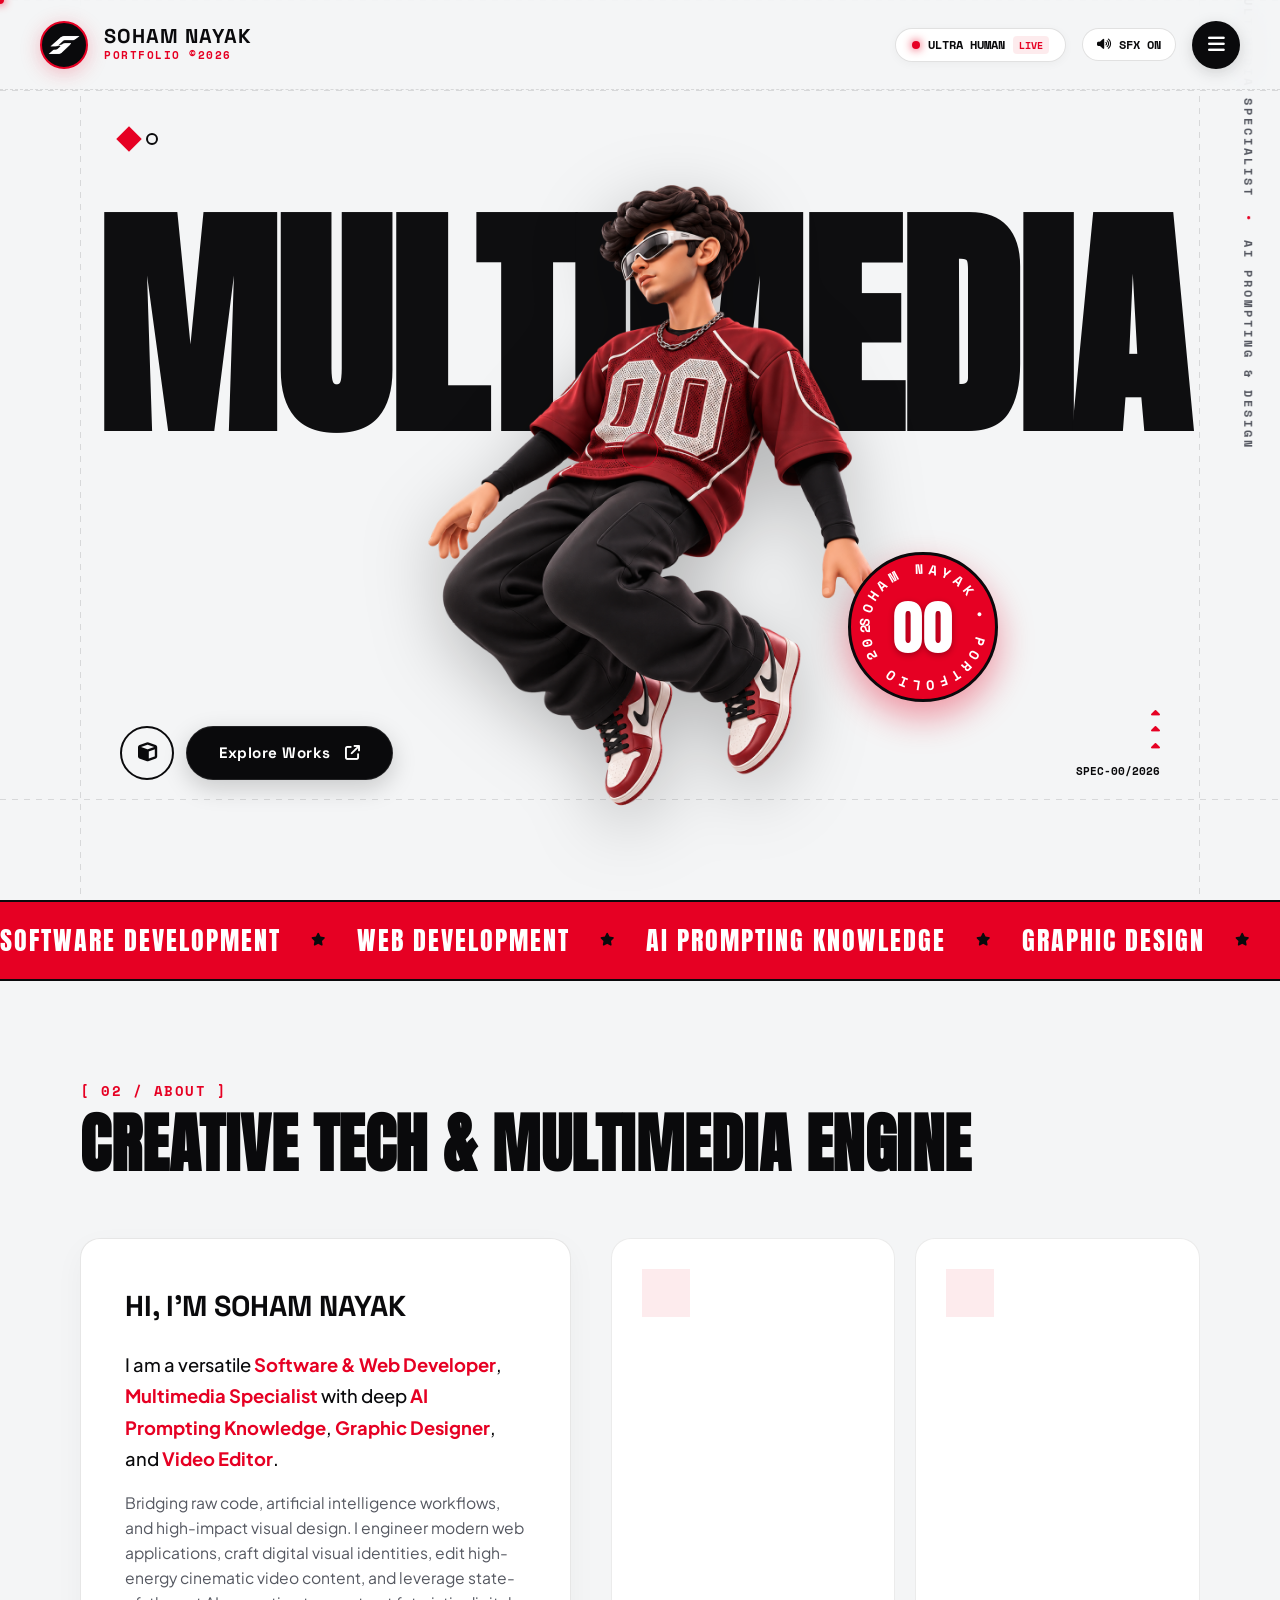
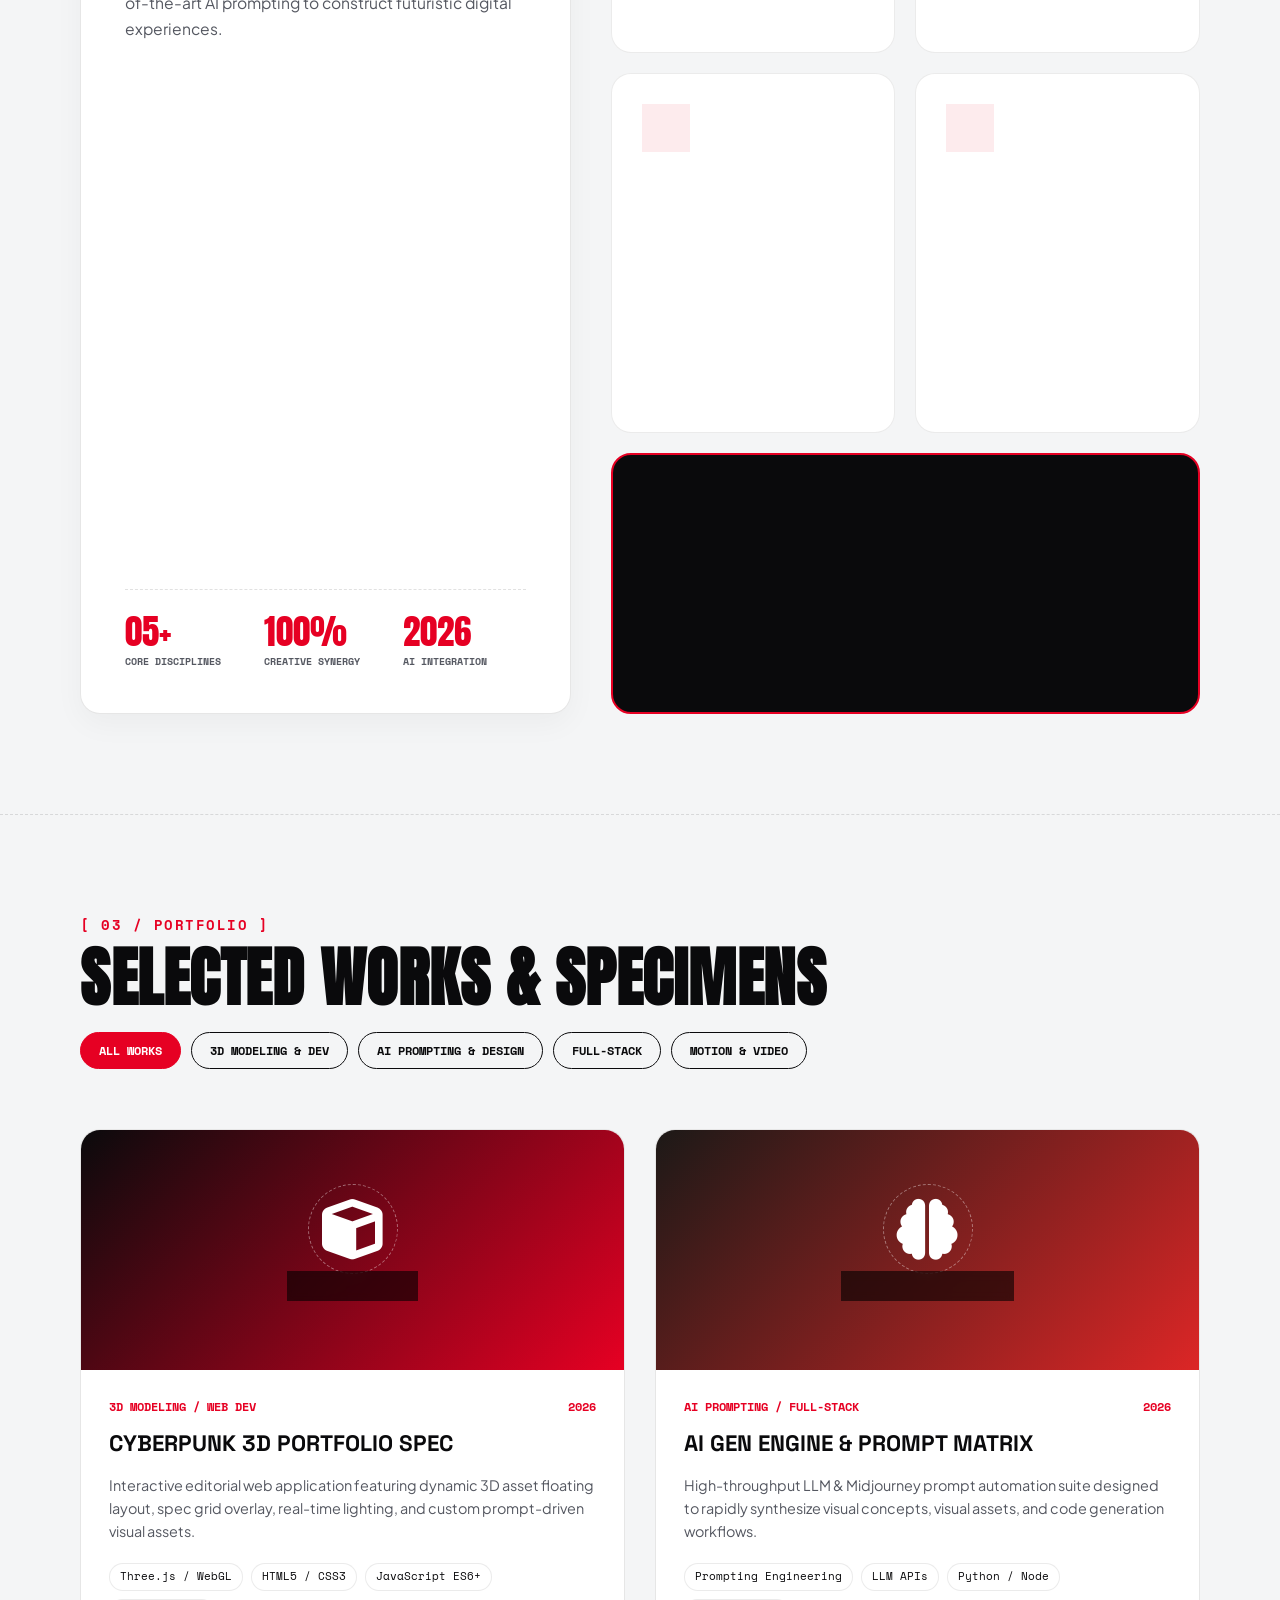
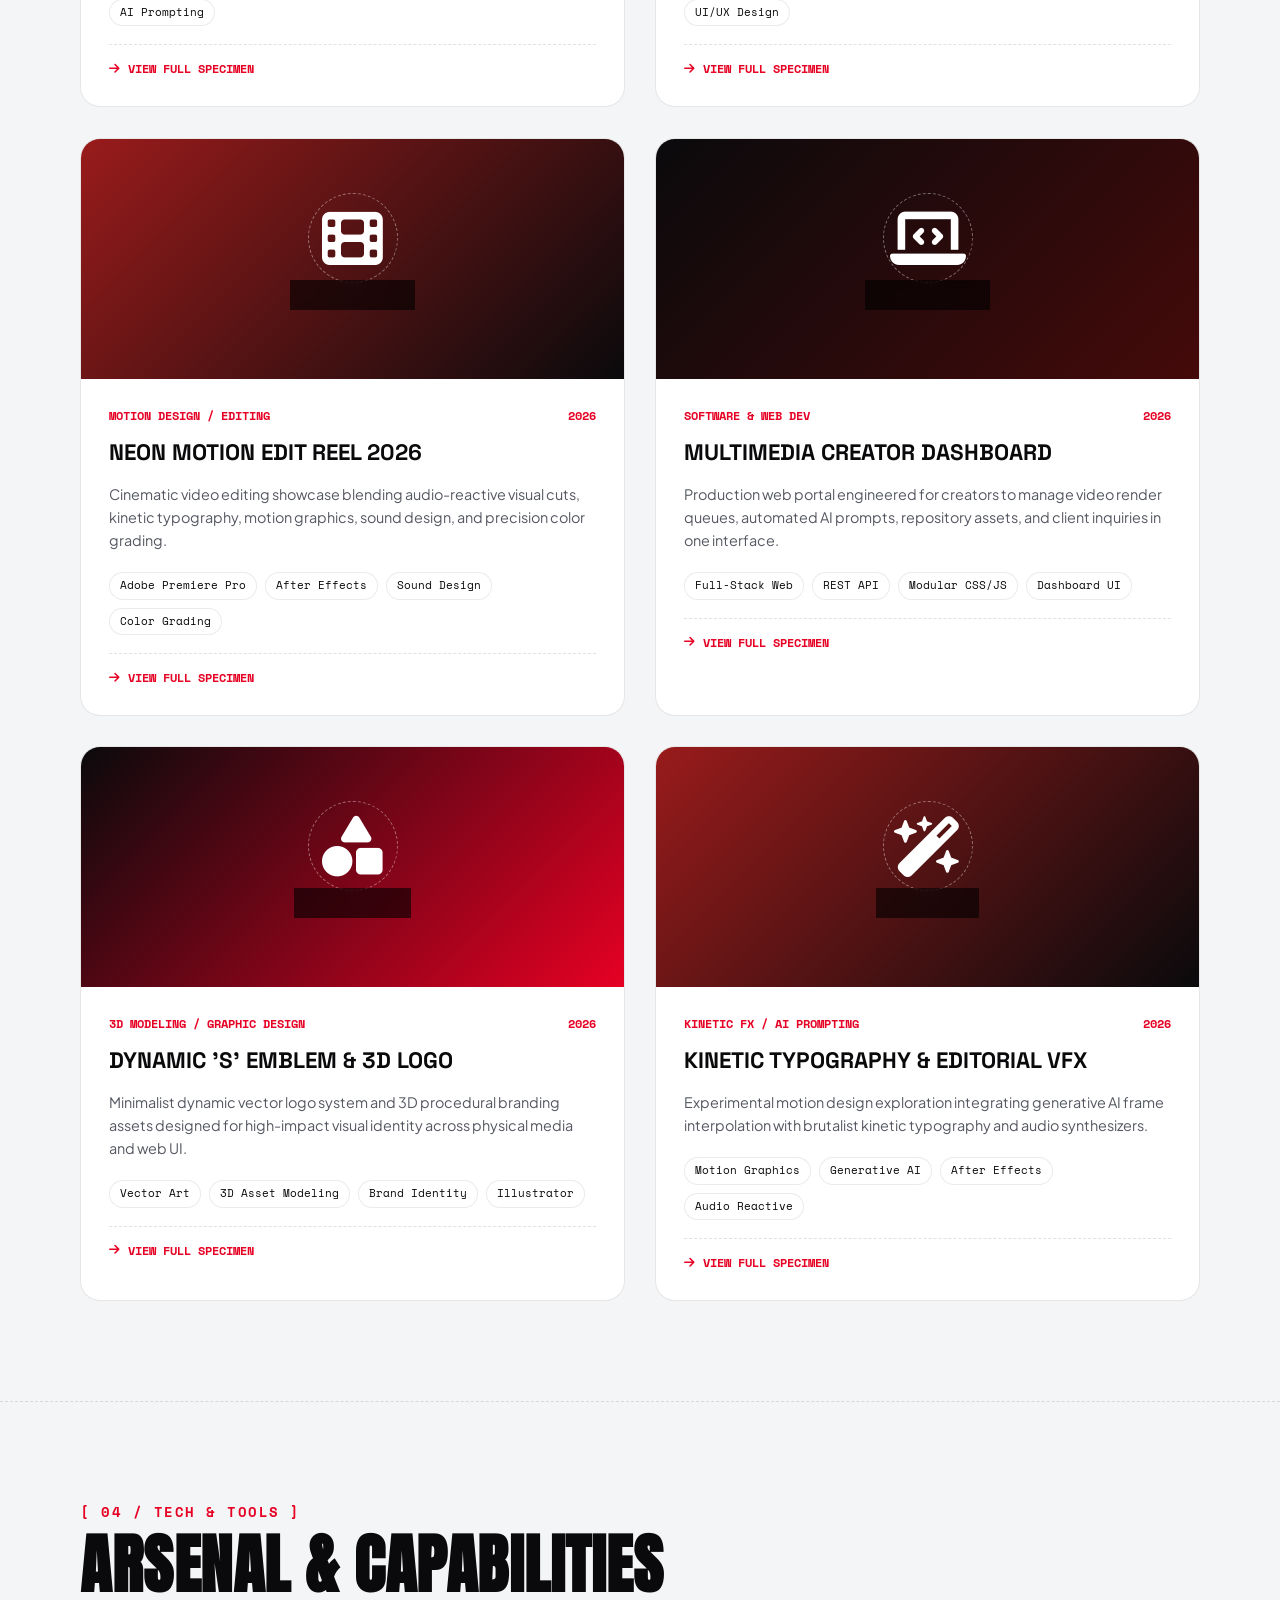
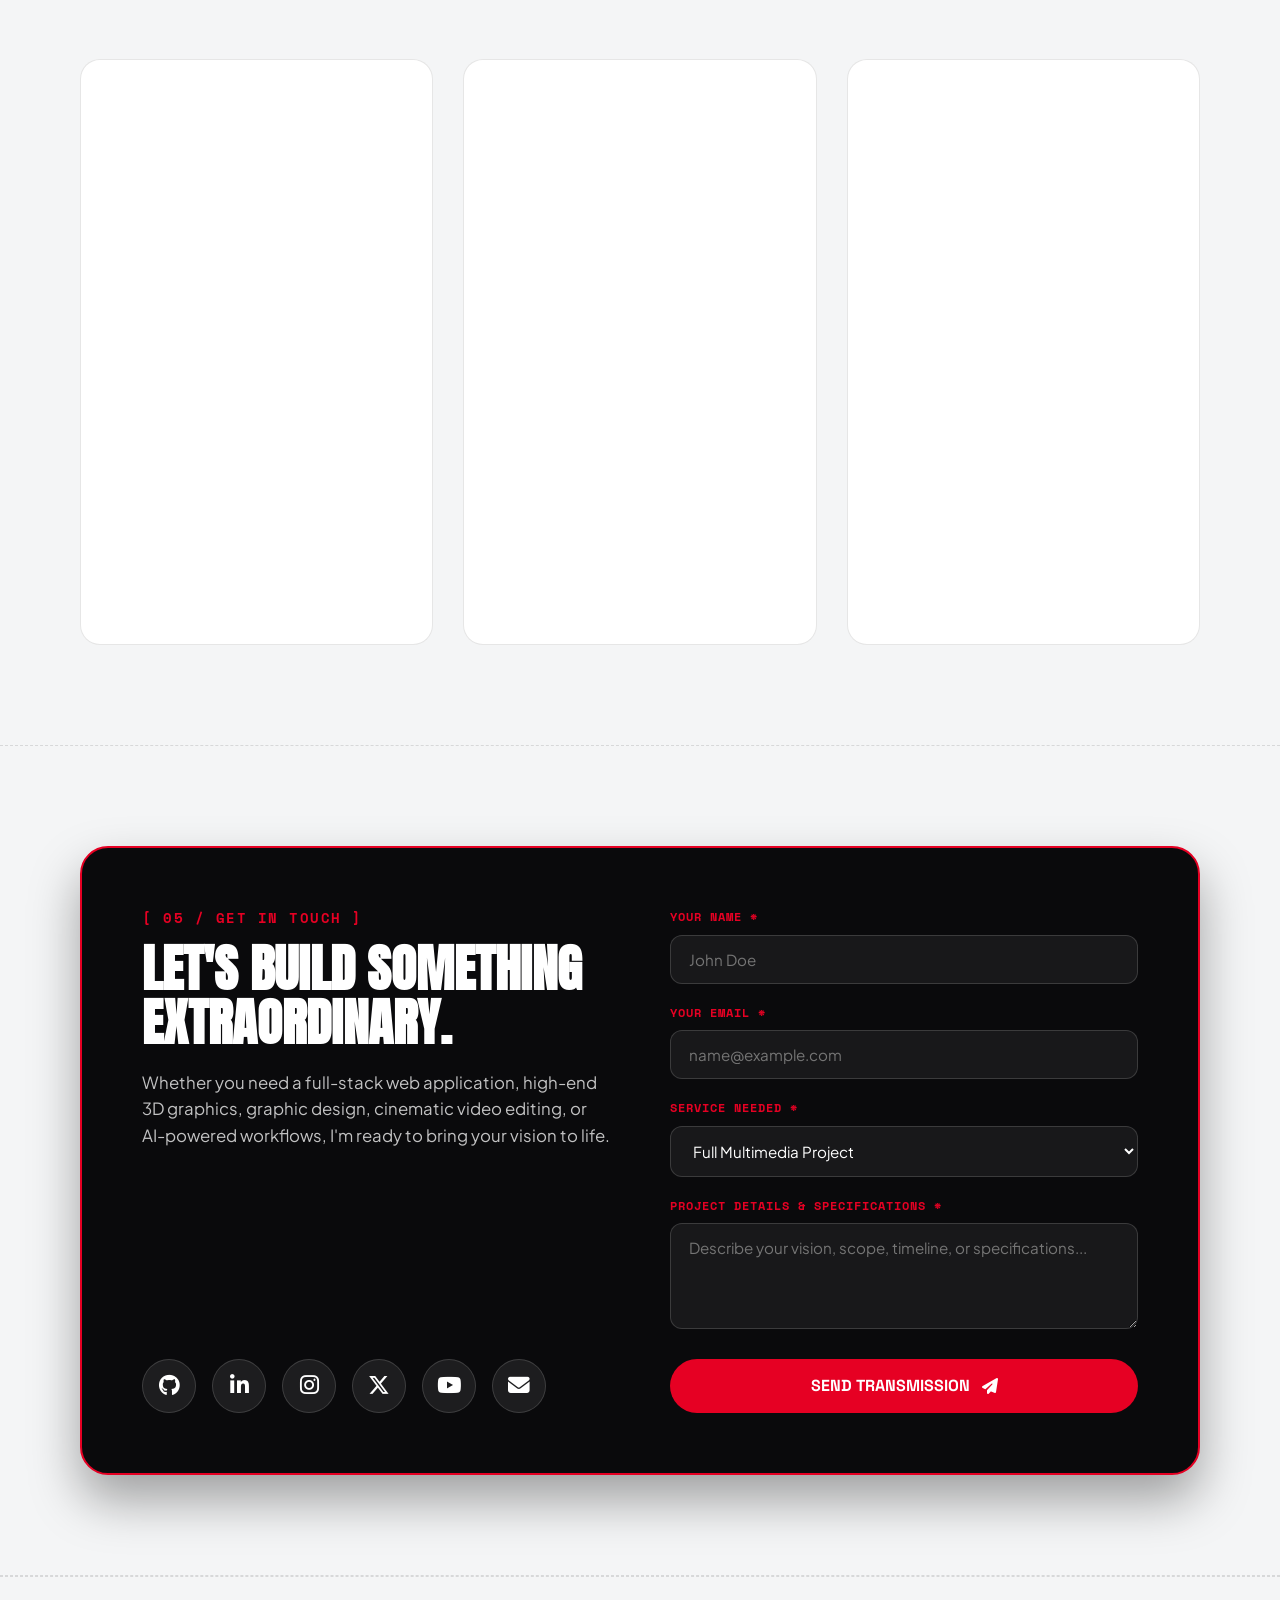
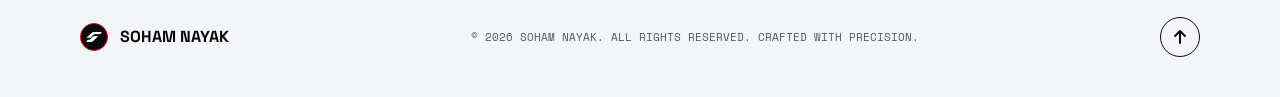
<file: index.html>
<!DOCTYPE html>
<html lang="en">
<head>
  <meta charset="UTF-8" />
  <meta name="viewport" content="width=device-width, initial-scale=1.0" />
  <title>SOHAM NAYAK — Software Developer, Multimedia Specialist & AI Creative</title>

  <!-- Meta tags for SEO & OpenGraph -->
  <meta name="description" content="Portfolio of Soham Nayak — Software & Web Developer, Multimedia Specialist, AI Prompt Engineer, Graphic Designer & Video Editor." />
  <meta name="theme-color" content="#E60023" />

  <!-- Google Fonts -->
  <link rel="preconnect" href="https://fonts.googleapis.com">
  <link rel="preconnect" href="https://fonts.gstatic.com" crossorigin>
  <link href="https://fonts.googleapis.com/css2?family=Anton&family=Plus+Jakarta+Sans:ital,wght@0,300..800;1,300..800&family=Space+Grotesk:wght@400;600;700&family=Space+Mono:ital,wght@0,400;0,700;1,400&display=swap" rel="stylesheet">
  
  <!-- FontAwesome Icons -->
  <link rel="stylesheet" href="https://cdnjs.cloudflare.com/ajax/libs/font-awesome/6.5.1/css/all.min.css" />

  <!-- Lenis Momentum Scroll Library -->
  <script src="lenis.min.js"></script>

  <!-- Custom Styles -->
  <link rel="stylesheet" href="styles.css" />
</head>
<body class="is-loading">

  <!-- FUTURISTIC PRELOADER SCREEN -->
  <div class="preloader-overlay" id="preloader">
    <div class="preloader-content">
      <div class="preloader-brand">
        <span class="preloader-title">SOHAM NAYAK</span>
        <span class="preloader-sub">PORTFOLIO 2026 // SPEC-ENGINE</span>
      </div>
      
      <div class="preloader-counter-box">
        <span class="preloader-percent" id="preloaderPercent">00</span>
        <span class="percent-symbol">%</span>
      </div>

      <div class="preloader-bar-bg">
        <div class="preloader-bar-fill" id="preloaderBar"></div>
      </div>

      <div class="preloader-log" id="preloaderLog">INITIALIZING SYSTEM ENGINES...</div>
    </div>
  </div>

  <!-- CUSTOM GLOWING & TRAILING PHYSICS CURSOR -->
  <div class="cursor-dot" id="cursorDot" aria-hidden="true"></div>
  <div class="cursor-follower" id="cursorFollower" aria-hidden="true">
    <span class="cursor-badge" id="cursorBadge"></span>
  </div>

  <!-- DASHED TECHNICAL SPEC GRID OVERLAY -->
  <div class="spec-grid-overlay" aria-hidden="true">
    <div class="grid-line line-v line-v-1"></div>
    <div class="grid-line line-v line-v-2"></div>
    <div class="grid-line line-h line-h-1"></div>
    <div class="grid-line line-h line-h-2"></div>
    <div class="grid-line line-h line-h-3"></div>
  </div>

  <!-- MAIN NAVIGATION HEADER -->
  <header class="site-header" id="siteHeader">
    <a href="#hero" class="brand-logo-group" aria-label="Soham Nayak Home">
      <div class="logo-badge">
        <img src="assets/brand-logo.png" alt="Soham Nayak Logo" class="brand-logo-img" />
      </div>
      <div class="brand-text">
        <span class="brand-name">SOHAM NAYAK</span>
        <span class="brand-sub">PORTFOLIO &copy;2026</span>
      </div>
    </a>

    <div class="header-right">
      <!-- Interactive Live Status Indicator with Tooltip / Popover -->
      <div class="status-indicator-wrapper" id="statusWrapper">
        <button class="status-indicator" id="statusBadge" aria-expanded="false" aria-label="View live status and location details">
          <span class="status-dot"></span>
          <span class="status-text">ULTRA HUMAN</span>
          <span class="status-pill-live">LIVE</span>
        </button>

        <!-- Status Popover Card -->
        <div class="status-popover" id="statusPopover" aria-hidden="true">
          <div class="popover-header">
            <div class="popover-title-group">
              <i class="fa-solid fa-satellite-dish"></i>
              <span>SYSTEM STATUS &amp; TIME</span>
            </div>
            <span class="popover-badge">ACTIVE</span>
          </div>
          <div class="popover-body">
            <div class="status-clock-box">
              <span class="clock-label"><i class="fa-regular fa-clock"></i> LOCAL TIME (IST)</span>
              <span class="clock-time" id="liveClock">00:00:00 PM</span>
            </div>
            <div class="status-detail-row">
              <span class="status-key">AVAILABILITY</span>
              <span class="status-val val-available"><i class="fa-solid fa-circle"></i> OPEN FOR PROJECTS</span>
            </div>
            <div class="status-detail-row">
              <span class="status-key">LOCATION</span>
              <span class="status-val">INDIA (GMT +5:30)</span>
            </div>
            <div class="status-detail-row">
              <span class="status-key">RESPONSE TIME</span>
              <span class="status-val">&lt; 4 HOURS</span>
            </div>
            <div class="status-detail-row">
              <span class="status-key">PRIMARY FOCUS</span>
              <span class="status-val">3D AI WEB APPS &amp; MOTION</span>
            </div>
          </div>
        </div>
      </div>

      <!-- Web Audio Sound FX Toggle Button -->
      <button class="sfx-toggle-btn" id="sfxToggle" aria-label="Toggle Audio Sound Effects">
        <i class="fa-solid fa-volume-high" id="sfxIcon"></i>
        <span class="sfx-text" id="sfxText">SFX ON</span>
      </button>

      <!-- Hamburger Menu Toggle Button -->
      <button class="nav-toggle-btn" id="navToggle" aria-label="Toggle Navigation Menu" aria-expanded="false">
        <i class="fa-solid fa-bars" id="navToggleIcon"></i>
      </button>
    </div>
  </header>

  <!-- FULLSCREEN NAVIGATION DRAWER OVERLAY -->
  <div class="nav-drawer-backdrop" id="drawerBackdrop"></div>
  <div class="nav-drawer" id="navDrawer" role="dialog" aria-modal="true" aria-label="Navigation Menu">
    <div class="drawer-header">
      <div class="drawer-brand-group">
        <img src="assets/brand-logo.png" alt="Soham Brand Logo" class="drawer-logo" />
        <span class="drawer-brand">SOHAM NAYAK</span>
      </div>
      <button class="drawer-close-btn" id="drawerClose" aria-label="Close Menu">
        <i class="fa-solid fa-xmark"></i>
      </button>
    </div>

    <nav class="drawer-nav">
      <ul>
        <li style="--stagger: 1;"><a href="#hero" class="nav-link active"><span class="num">01</span> HERO SPEC</a></li>
        <li style="--stagger: 2;"><a href="#about" class="nav-link"><span class="num">02</span> ABOUT &amp; EXPERTISE</a></li>
        <li style="--stagger: 3;"><a href="#projects" class="nav-link"><span class="num">03</span> FEATURED WORKS</a></li>
        <li style="--stagger: 4;"><a href="#skills" class="nav-link"><span class="num">04</span> ARSENAL &amp; TOOLS</a></li>
        <li style="--stagger: 5;"><a href="#socials" class="nav-link"><span class="num">05</span> CONNECT &amp; CONTACT</a></li>
      </ul>
    </nav>

    <div class="drawer-footer">
      <div class="drawer-socials">
        <a href="https://github.com/sampletomato" target="_blank" aria-label="GitHub"><i class="fa-brands fa-github"></i></a>
        <a href="https://linkedin.com/in/sohamnayak11/" target="_blank" aria-label="LinkedIn"><i class="fa-brands fa-linkedin-in"></i></a>
        <a href="https://instagram.com/sohamzeroo" target="_blank" aria-label="Instagram"><i class="fa-brands fa-instagram"></i></a>
        <a href="https://x.com/sampletomato" target="_blank" aria-label="X / Twitter"><i class="fa-brands fa-x-twitter"></i></a>
        <a href="https://youtube.com/@sohamzeroo" target="_blank" aria-label="YouTube"><i class="fa-brands fa-youtube"></i></a>
      </div>
      <p>&copy; 2026 SOHAM NAYAK. ALL RIGHTS RESERVED.</p>
    </div>
  </div>

  <!-- MAIN CONTENT WRAPPER -->
  <main class="main-wrapper">

    <!-- HERO SECTION WITH PARALLAX & MOTION -->
    <section class="hero-section" id="hero">
      
      <!-- Top Left Geometric Accent -->
      <div class="geo-accent" aria-hidden="true">
        <div class="geo-diamond"></div>
        <div class="geo-circle"></div>
      </div>

      <!-- Giant Parallax Background Typography -->
      <div class="giant-bg-text-wrapper" aria-hidden="true">
        <h1 class="giant-bg-text" id="giantBgText">MULTIMEDIA</h1>
      </div>

      <!-- Central Hero 3D Character Container with Parallax Layering -->
      <div class="hero-character-container" id="heroCharContainer">
        <img src="assets/hero-character.png" alt="Soham Nayak 3D Render Avatar" class="hero-character-img" id="heroCharImg" />
      </div>

      <!-- Crimson Red Interactive Sticker Badge "00" -->
      <div class="purple-sticker-badge" id="stickerBadge">
        <svg class="rotating-text-svg" viewBox="0 0 100 100">
          <path id="textPath" d="M 50, 50 m -37, 0 a 37,37 0 1,1 74,0 a 37,37 0 1,1 -74,0" fill="none" />
          <text font-size="9.5" font-family="Space Mono" font-weight="700" fill="#FFFFFF" letter-spacing="2.5">
            <textPath href="#textPath">SOHAM NAYAK • PORTFOLIO 2026 •</textPath>
          </text>
        </svg>
        <span class="sticker-num">00</span>
      </div>

      <!-- Bottom Left Pill CTA Group -->
      <div class="hero-cta-group">
        <a href="#about" class="cta-circle-btn" aria-label="Explore specifications">
          <i class="fa-solid fa-cube"></i>
        </a>
        <a href="#projects" class="cta-pill-btn" id="exploreWorksBtn">
          <span>Explore Works</span>
          <i class="fa-solid fa-arrow-up-right-from-square"></i>
        </a>
      </div>

      <!-- Vertical Text Sidebar on Right Grid Line -->
      <div class="vertical-sidebar-text" aria-hidden="true">
        <span>SOFTWARE &amp; WEB DEV</span>
        <span class="dot">•</span>
        <span>MULTIMEDIA SPECIALIST</span>
        <span class="dot">•</span>
        <span>AI PROMPTING &amp; DESIGN</span>
      </div>

      <!-- Bottom Right Controls & Scroll Spec Indicator -->
      <div class="hero-bottom-right-controls">
        <div class="arrow-stack">
          <i class="fa-solid fa-caret-up"></i>
          <i class="fa-solid fa-caret-up"></i>
          <i class="fa-solid fa-caret-up"></i>
        </div>
        <div class="spec-code-tag">SPEC-00/2026</div>
      </div>
    </section>

    <!-- QUICK HIGHLIGHT BANNER / ROLLING MARQUEE -->
    <section class="marquee-section" aria-label="Key Disciplines">
      <div class="marquee-track">
        <div class="marquee-content">
          <span>SOFTWARE DEVELOPMENT</span> <i class="fa-solid fa-star"></i>
          <span>WEB DEVELOPMENT</span> <i class="fa-solid fa-star"></i>
          <span>AI PROMPTING KNOWLEDGE</span> <i class="fa-solid fa-star"></i>
          <span>GRAPHIC DESIGN</span> <i class="fa-solid fa-star"></i>
          <span>VIDEO EDITING</span> <i class="fa-solid fa-star"></i>
          <span>MULTIMEDIA SPECIALIST</span> <i class="fa-solid fa-star"></i>
        </div>
        <div class="marquee-content" aria-hidden="true">
          <span>SOFTWARE DEVELOPMENT</span> <i class="fa-solid fa-star"></i>
          <span>WEB DEVELOPMENT</span> <i class="fa-solid fa-star"></i>
          <span>AI PROMPTING KNOWLEDGE</span> <i class="fa-solid fa-star"></i>
          <span>GRAPHIC DESIGN</span> <i class="fa-solid fa-star"></i>
          <span>VIDEO EDITING</span> <i class="fa-solid fa-star"></i>
          <span>MULTIMEDIA SPECIALIST</span> <i class="fa-solid fa-star"></i>
        </div>
      </div>
    </section>

    <!-- ABOUT & EXPERTISE SECTION -->
    <section class="section-container about-section" id="about">
      <div class="section-header">
        <div class="section-tag">[ 02 / ABOUT ]</div>
        <h2 class="section-title">CREATIVE TECH &amp; MULTIMEDIA ENGINE</h2>
      </div>

      <div class="about-grid">
        <div class="about-card main-bio-card">
          <div>
            <h3 class="bio-heading">HI, I'M SOHAM NAYAK</h3>
            <p class="bio-lead">
              I am a versatile <strong>Software &amp; Web Developer</strong>, <strong>Multimedia Specialist</strong> with deep <strong>AI Prompting Knowledge</strong>, <strong>Graphic Designer</strong>, and <strong>Video Editor</strong>.
            </p>
            <p class="bio-body">
              Bridging raw code, artificial intelligence workflows, and high-impact visual design. I engineer modern web applications, craft digital visual identities, edit high-energy cinematic video content, and leverage state-of-the-art AI prompting to construct futuristic digital experiences.
            </p>
          </div>
          
          <div class="bio-stats">
            <div class="stat-item">
              <span class="stat-number">05+</span>
              <span class="stat-label">CORE DISCIPLINES</span>
            </div>
            <div class="stat-item">
              <span class="stat-number">100%</span>
              <span class="stat-label">CREATIVE SYNERGY</span>
            </div>
            <div class="stat-item">
              <span class="stat-number">2026</span>
              <span class="stat-label">AI INTEGRATION</span>
            </div>
          </div>
        </div>

        <!-- 5 Core Pillar Cards -->
        <div class="services-cards-grid" id="servicesGrid">
          <div class="service-card" data-tilt>
            <div class="service-icon"><i class="fa-solid fa-code"></i></div>
            <h4>Software &amp; Web Dev</h4>
            <p>Building high-performance, responsive websites and web applications using modern frameworks, clean DOM architecture, and slick interactive UIs.</p>
            <div class="pill-tags">
              <span>HTML5/CSS3</span>
              <span>JavaScript ES6+</span>
              <span>Web Apps</span>
            </div>
          </div>

          <div class="service-card" data-tilt>
            <div class="service-icon"><i class="fa-solid fa-brain"></i></div>
            <h4>AI Prompting &amp; Workflows</h4>
            <p>Mastering prompt engineering for LLMs, Midjourney, Stable Diffusion &amp; AI tools to rapidly prototype, generate visual assets, and streamline dev workflows.</p>
            <div class="pill-tags">
              <span>Prompting</span>
              <span>LLMs</span>
              <span>Generative AI</span>
            </div>
          </div>

          <div class="service-card" data-tilt>
            <div class="service-icon"><i class="fa-solid fa-pen-nib"></i></div>
            <h4>Graphic Design</h4>
            <p>Creating bold brand identities, vector graphics, high-fashion editorial layouts, poster art, UI mockups, and typography-driven visual assets.</p>
            <div class="pill-tags">
              <span>Branding</span>
              <span>UI/UX</span>
              <span>Typography</span>
            </div>
          </div>

          <div class="service-card" data-tilt>
            <div class="service-icon"><i class="fa-solid fa-film"></i></div>
            <h4>Video Editing &amp; FX</h4>
            <p>Crafting cinematic video edits, motion graphics, sound design, color grading, and dynamic reel cuts tailored for modern visual media.</p>
            <div class="pill-tags">
              <span>Premiere Pro</span>
              <span>After Effects</span>
              <span>Motion FX</span>
            </div>
          </div>

          <div class="service-card highlight-card" data-tilt>
            <div class="service-icon"><i class="fa-solid fa-wand-magic-sparkles"></i></div>
            <h4>Multimedia Specialist</h4>
            <p>Combining video, audio, 3D visual elements, and code to create immersive cross-platform interactive experiences.</p>
            <div class="pill-tags">
              <span>3D Media</span>
              <span>Interactive</span>
              <span>Cross-Discipline</span>
            </div>
          </div>
        </div>
      </div>
    </section>

    <!-- DYNAMIC FILTERABLE PROJECTS SECTION -->
    <section class="section-container projects-section" id="projects">
      <div class="section-header flex-between">
        <div>
          <div class="section-tag">[ 03 / PORTFOLIO ]</div>
          <h2 class="section-title">SELECTED WORKS &amp; SPECIMENS</h2>
        </div>
        
        <!-- Filter Category Tabs -->
        <div class="project-filters" id="projectFilters" role="tablist" aria-label="Project Categories">
          <button class="filter-btn active" data-filter="all" role="tab" aria-selected="true">ALL WORKS</button>
          <button class="filter-btn" data-filter="3d" role="tab" aria-selected="false">3D MODELING &amp; DEV</button>
          <button class="filter-btn" data-filter="ai" role="tab" aria-selected="false">AI PROMPTING &amp; DESIGN</button>
          <button class="filter-btn" data-filter="fullstack" role="tab" aria-selected="false">FULL-STACK</button>
          <button class="filter-btn" data-filter="motion" role="tab" aria-selected="false">MOTION &amp; VIDEO</button>
        </div>
      </div>

      <div class="projects-grid" id="projectsGrid">
        
        <!-- Project 1: 3D Modeling & Dev / Full-Stack -->
        <article class="project-card" data-category="3d fullstack" data-project-id="p1" data-tilt>
          <div class="project-img-wrapper">
            <div class="project-placeholder-bg bg-gradient-1">
              <div class="canvas-3d-placeholder">
                <i class="fa-solid fa-cube project-icon-lg"></i>
                <div class="pulse-ring"></div>
              </div>
              <span class="project-badge">3D &amp; FULL-STACK</span>
            </div>
          </div>
          <div class="project-info">
            <div class="project-meta">
              <span class="project-cat">3D MODELING / WEB DEV</span>
              <span class="project-year">2026</span>
            </div>
            <h3 class="project-title">CYBERPUNK 3D PORTFOLIO SPEC</h3>
            <p class="project-desc">Interactive editorial web application featuring dynamic 3D asset floating layout, spec grid overlay, real-time lighting, and custom prompt-driven visual assets.</p>
            <div class="project-tags">
              <span>Three.js / WebGL</span>
              <span>HTML5 / CSS3</span>
              <span>JavaScript ES6+</span>
              <span>AI Prompting</span>
            </div>
            <div class="project-action-bar">
              <span class="view-details-btn"><i class="fa-solid fa-arrow-right"></i> VIEW FULL SPECIMEN</span>
            </div>
          </div>
        </article>

        <!-- Project 2: AI Prompting & Design / Full-Stack -->
        <article class="project-card" data-category="ai fullstack" data-project-id="p2" data-tilt>
          <div class="project-img-wrapper">
            <div class="project-placeholder-bg bg-gradient-2">
              <div class="canvas-3d-placeholder">
                <i class="fa-solid fa-brain project-icon-lg"></i>
                <div class="pulse-ring"></div>
              </div>
              <span class="project-badge">AI PROMPTING &amp; DESIGN</span>
            </div>
          </div>
          <div class="project-info">
            <div class="project-meta">
              <span class="project-cat">AI PROMPTING / FULL-STACK</span>
              <span class="project-year">2026</span>
            </div>
            <h3 class="project-title">AI GEN ENGINE &amp; PROMPT MATRIX</h3>
            <p class="project-desc">High-throughput LLM &amp; Midjourney prompt automation suite designed to rapidly synthesize visual concepts, visual assets, and code generation workflows.</p>
            <div class="project-tags">
              <span>Prompting Engineering</span>
              <span>LLM APIs</span>
              <span>Python / Node</span>
              <span>UI/UX Design</span>
            </div>
            <div class="project-action-bar">
              <span class="view-details-btn"><i class="fa-solid fa-arrow-right"></i> VIEW FULL SPECIMEN</span>
            </div>
          </div>
        </article>

        <!-- Project 3: Motion & Video Editing -->
        <article class="project-card" data-category="motion" data-project-id="p3" data-tilt>
          <div class="project-img-wrapper">
            <div class="project-placeholder-bg bg-gradient-3">
              <div class="canvas-3d-placeholder">
                <i class="fa-solid fa-film project-icon-lg"></i>
                <div class="pulse-ring"></div>
              </div>
              <span class="project-badge">MOTION &amp; VIDEO</span>
            </div>
          </div>
          <div class="project-info">
            <div class="project-meta">
              <span class="project-cat">MOTION DESIGN / EDITING</span>
              <span class="project-year">2026</span>
            </div>
            <h3 class="project-title">NEON MOTION EDIT REEL 2026</h3>
            <p class="project-desc">Cinematic video editing showcase blending audio-reactive visual cuts, kinetic typography, motion graphics, sound design, and precision color grading.</p>
            <div class="project-tags">
              <span>Adobe Premiere Pro</span>
              <span>After Effects</span>
              <span>Sound Design</span>
              <span>Color Grading</span>
            </div>
            <div class="project-action-bar">
              <span class="view-details-btn"><i class="fa-solid fa-arrow-right"></i> VIEW FULL SPECIMEN</span>
            </div>
          </div>
        </article>

        <!-- Project 4: Full-Stack / Software Dev -->
        <article class="project-card" data-category="fullstack" data-project-id="p4" data-tilt>
          <div class="project-img-wrapper">
            <div class="project-placeholder-bg bg-gradient-4">
              <div class="canvas-3d-placeholder">
                <i class="fa-solid fa-laptop-code project-icon-lg"></i>
                <div class="pulse-ring"></div>
              </div>
              <span class="project-badge">FULL-STACK DEV</span>
            </div>
          </div>
          <div class="project-info">
            <div class="project-meta">
              <span class="project-cat">SOFTWARE &amp; WEB DEV</span>
              <span class="project-year">2026</span>
            </div>
            <h3 class="project-title">MULTIMEDIA CREATOR DASHBOARD</h3>
            <p class="project-desc">Production web portal engineered for creators to manage video render queues, automated AI prompts, repository assets, and client inquiries in one interface.</p>
            <div class="project-tags">
              <span>Full-Stack Web</span>
              <span>REST API</span>
              <span>Modular CSS/JS</span>
              <span>Dashboard UI</span>
            </div>
            <div class="project-action-bar">
              <span class="view-details-btn"><i class="fa-solid fa-arrow-right"></i> VIEW FULL SPECIMEN</span>
            </div>
          </div>
        </article>

        <!-- Project 5: 3D Modeling & Design -->
        <article class="project-card" data-category="3d ai" data-project-id="p5" data-tilt>
          <div class="project-img-wrapper">
            <div class="project-placeholder-bg bg-gradient-1">
              <div class="canvas-3d-placeholder">
                <i class="fa-solid fa-shapes project-icon-lg"></i>
                <div class="pulse-ring"></div>
              </div>
              <span class="project-badge">3D &amp; BRANDING</span>
            </div>
          </div>
          <div class="project-info">
            <div class="project-meta">
              <span class="project-cat">3D MODELING / GRAPHIC DESIGN</span>
              <span class="project-year">2026</span>
            </div>
            <h3 class="project-title">DYNAMIC 'S' EMBLEM &amp; 3D LOGO</h3>
            <p class="project-desc">Minimalist dynamic vector logo system and 3D procedural branding assets designed for high-impact visual identity across physical media and web UI.</p>
            <div class="project-tags">
              <span>Vector Art</span>
              <span>3D Asset Modeling</span>
              <span>Brand Identity</span>
              <span>Illustrator</span>
            </div>
            <div class="project-action-bar">
              <span class="view-details-btn"><i class="fa-solid fa-arrow-right"></i> VIEW FULL SPECIMEN</span>
            </div>
          </div>
        </article>

        <!-- Project 6: Motion & AI Prompting -->
        <article class="project-card" data-category="motion ai" data-project-id="p6" data-tilt>
          <div class="project-img-wrapper">
            <div class="project-placeholder-bg bg-gradient-3">
              <div class="canvas-3d-placeholder">
                <i class="fa-solid fa-wand-magic-sparkles project-icon-lg"></i>
                <div class="pulse-ring"></div>
              </div>
              <span class="project-badge">MOTION &amp; AI</span>
            </div>
          </div>
          <div class="project-info">
            <div class="project-meta">
              <span class="project-cat">KINETIC FX / AI PROMPTING</span>
              <span class="project-year">2026</span>
            </div>
            <h3 class="project-title">KINETIC TYPOGRAPHY &amp; EDITORIAL VFX</h3>
            <p class="project-desc">Experimental motion design exploration integrating generative AI frame interpolation with brutalist kinetic typography and audio synthesizers.</p>
            <div class="project-tags">
              <span>Motion Graphics</span>
              <span>Generative AI</span>
              <span>After Effects</span>
              <span>Audio Reactive</span>
            </div>
            <div class="project-action-bar">
              <span class="view-details-btn"><i class="fa-solid fa-arrow-right"></i> VIEW FULL SPECIMEN</span>
            </div>
          </div>
        </article>

      </div>
    </section>

    <!-- IMMERSIVE PROJECT DETAIL MODAL SYSTEM -->
    <div class="project-modal-backdrop" id="modalBackdrop" aria-hidden="true"></div>
    <div class="project-modal" id="projectModal" role="dialog" aria-modal="true" aria-hidden="true" aria-labelledby="modalTitle">
      <button class="modal-close-btn" id="modalClose" aria-label="Close Project Modal">
        <i class="fa-solid fa-xmark"></i>
      </button>
      
      <div class="modal-content-container">
        <!-- Modal Top Meta Header -->
        <div class="modal-header">
          <div class="modal-meta-bar">
            <span class="modal-cat-badge" id="modalCategory">3D MODELING &amp; DEV</span>
            <span class="modal-year-badge" id="modalYear">SPEC-2026</span>
            <span class="modal-status-badge"><i class="fa-solid fa-circle"></i> COMPLETED</span>
          </div>
          <h2 class="modal-title" id="modalTitle">CYBERPUNK 3D PORTFOLIO SPEC</h2>
          <p class="modal-subtitle" id="modalSubtitle">High-end editorial web application with real-time WebGL graphics, Lenis momentum scroll, and custom audio physics.</p>
        </div>

        <!-- Interactive Visual Showcase Slider / Tabs -->
        <div class="modal-showcase-box">
          <div class="showcase-preview-screen" id="modalPreviewScreen">
            <div class="showcase-visual-content bg-gradient-1" id="modalVisualBg">
              <i class="fa-solid fa-cube showcase-main-icon" id="modalMainIcon"></i>
              <div class="showcase-badge-pill" id="modalScreenBadge">INTERACTIVE DEMO PREVIEW</div>
            </div>
          </div>

          <!-- Showcase Control Tabs -->
          <div class="showcase-tabs">
            <button class="showcase-tab active" data-slide="overview"><i class="fa-solid fa-eye"></i> OVERVIEW</button>
            <button class="showcase-tab" data-slide="features"><i class="fa-solid fa-layer-group"></i> FEATURES</button>
            <button class="showcase-tab" data-slide="stack"><i class="fa-solid fa-code"></i> TECH SPECS</button>
          </div>
        </div>

        <!-- Modal Body Content -->
        <div class="modal-body-grid">
          <div class="modal-main-details">
            <h3>PROJECT BRIEF &amp; ARCHITECTURE</h3>
            <p id="modalDescFull">
              This project demonstrates an editorial brutalist design system engineered for high-performance web presentation. Combining custom momentum scroll physics, 3D mouse parallax layering, and low-latency Web Audio API micro-interactions, the application represents a fusion of modern frontend engineering and creative multimedia direction.
            </p>

            <h3>KEY TECHNICAL HIGHLIGHTS</h3>
            <ul class="modal-highlights-list" id="modalHighlights">
              <li><i class="fa-solid fa-check"></i> Integrated Lenis smooth scroll for 60fps momentum inertia</li>
              <li><i class="fa-solid fa-check"></i> Custom Web Audio API synthesizer for native sound feedback</li>
              <li><i class="fa-solid fa-check"></i> Parallax depth calculations on 3D character render &amp; typography</li>
              <li><i class="fa-solid fa-check"></i> Zero layout shift modular CSS architecture</li>
            </ul>
          </div>

          <div class="modal-sidebar-info">
            <div class="info-block">
              <span class="info-label">DISCIPLINE</span>
              <span class="info-value" id="modalDiscipline">3D Modeling, Web Development, AI Prompting</span>
            </div>
            <div class="info-block">
              <span class="info-label">DEVELOPER</span>
              <span class="info-value">Soham Nayak</span>
            </div>
            <div class="info-block">
              <span class="info-label">TIMELINE</span>
              <span class="info-value">2026 // Production Ready</span>
            </div>

            <div class="info-block">
              <span class="info-label">TECHNOLOGY STACK</span>
              <div class="modal-tech-pills" id="modalTechPills">
                <span>HTML5</span>
                <span>CSS3</span>
                <span>JavaScript</span>
                <span>Lenis Scroll</span>
                <span>Web Audio</span>
              </div>
            </div>

            <div class="modal-action-buttons">
              <a href="#contact" class="modal-btn primary-btn" id="modalLiveBtn">
                <span>LIVE PREVIEW</span>
                <i class="fa-solid fa-arrow-up-right-from-square"></i>
              </a>
              <a href="https://github.com/sampletomato" target="_blank" class="modal-btn secondary-btn">
                <span>SOURCE CODE</span>
                <i class="fa-brands fa-github"></i>
              </a>
            </div>
          </div>
        </div>
      </div>
    </div>

    <!-- SKILLS & TOOLS ARSENAL SECTION -->
    <section class="section-container skills-section" id="skills">
      <div class="section-header">
        <div class="section-tag">[ 04 / TECH &amp; TOOLS ]</div>
        <h2 class="section-title">ARSENAL &amp; CAPABILITIES</h2>
      </div>

      <div class="skills-wrapper">
        <div class="skill-category" data-tilt>
          <h3 class="category-name"><i class="fa-solid fa-code"></i> SOFTWARE &amp; WEB DEV</h3>
          <div class="skill-pills">
            <div class="skill-chip">
              <i class="fa-brands fa-html5"></i>
              <span>HTML5 / CSS3 (Grid &amp; Flex)</span>
              <span class="chip-level">98%</span>
            </div>
            <div class="skill-chip">
              <i class="fa-brands fa-js"></i>
              <span>JavaScript (ES6+ / WebGL / Canvas)</span>
              <span class="chip-level">95%</span>
            </div>
            <div class="skill-chip">
              <i class="fa-brands fa-react"></i>
              <span>React / Web UIs / Component State</span>
              <span class="chip-level">90%</span>
            </div>
            <div class="skill-chip">
              <i class="fa-brands fa-python"></i>
              <span>Python / Automation / Scripting</span>
              <span class="chip-level">88%</span>
            </div>
            <div class="skill-chip">
              <i class="fa-solid fa-cubes"></i>
              <span>Three.js / 3D Graphics &amp; Shaders</span>
              <span class="chip-level">85%</span>
            </div>
            <div class="skill-chip">
              <i class="fa-brands fa-git-alt"></i>
              <span>Git / GitHub / CI-CD Workflow</span>
              <span class="chip-level">92%</span>
            </div>
          </div>
        </div>

        <div class="skill-category" data-tilt>
          <h3 class="category-name"><i class="fa-solid fa-brain"></i> AI PROMPTING &amp; AUTOMATION</h3>
          <div class="skill-pills">
            <div class="skill-chip">
              <i class="fa-solid fa-robot"></i>
              <span>Advanced Prompt Engineering</span>
              <span class="chip-level">99%</span>
            </div>
            <div class="skill-chip">
              <i class="fa-solid fa-wand-magic"></i>
              <span>Midjourney / Image Gen Synthesis</span>
              <span class="chip-level">96%</span>
            </div>
            <div class="skill-chip">
              <i class="fa-solid fa-comment-dots"></i>
              <span>LLM Orchestration (Claude / ChatGPT)</span>
              <span class="chip-level">95%</span>
            </div>
            <div class="skill-chip">
              <i class="fa-solid fa-gears"></i>
              <span>AI Code Generation &amp; Workflows</span>
              <span class="chip-level">94%</span>
            </div>
          </div>
        </div>

        <div class="skill-category" data-tilt>
          <h3 class="category-name"><i class="fa-solid fa-palette"></i> GRAPHIC DESIGN &amp; VIDEO</h3>
          <div class="skill-pills">
            <div class="skill-chip">
              <i class="fa-solid fa-photo-film"></i>
              <span>Adobe Premiere Pro Video Editing</span>
              <span class="chip-level">95%</span>
            </div>
            <div class="skill-chip">
              <i class="fa-solid fa-bolt"></i>
              <span>After Effects &amp; Kinetic Motion FX</span>
              <span class="chip-level">90%</span>
            </div>
            <div class="skill-chip">
              <i class="fa-solid fa-image"></i>
              <span>Photoshop &amp; Illustrator Vector Art</span>
              <span class="chip-level">92%</span>
            </div>
            <div class="skill-chip">
              <i class="fa-brands fa-figma"></i>
              <span>Figma UI/UX &amp; Prototyping</span>
              <span class="chip-level">90%</span>
            </div>
            <div class="skill-chip">
              <i class="fa-solid fa-music"></i>
              <span>Audio Editing &amp; Sound FX Design</span>
              <span class="chip-level">88%</span>
            </div>
          </div>
        </div>
      </div>
    </section>

    <!-- SOCIAL MEDIA & WORKING CONTACT SECTION -->
    <section class="section-container socials-section" id="socials">
      <div class="socials-box">
        <div class="socials-left">
          <div>
            <div class="section-tag">[ 05 / GET IN TOUCH ]</div>
            <h2 class="socials-heading">LET'S BUILD SOMETHING EXTRAORDINARY.</h2>
            <p class="socials-lead">
              Whether you need a full-stack web application, high-end 3D graphics, graphic design, cinematic video editing, or AI-powered workflows, I'm ready to bring your vision to life.
            </p>
          </div>

          <!-- SOCIAL MEDIA ICONS BAR WITH HOVER TOOLTIPS -->
          <div class="social-icons-wrapper">
            <a href="https://github.com/sampletomato" target="_blank" class="social-icon-btn" aria-label="GitHub Profile">
              <i class="fa-brands fa-github"></i>
              <span class="tooltip">GitHub</span>
            </a>
            <a href="https://linkedin.com/in/sohamnayak11/" target="_blank" class="social-icon-btn" aria-label="LinkedIn Profile">
              <i class="fa-brands fa-linkedin-in"></i>
              <span class="tooltip">LinkedIn</span>
            </a>
            <a href="https://instagram.com/sohamzeroo" target="_blank" class="social-icon-btn" aria-label="Instagram Profile">
              <i class="fa-brands fa-instagram"></i>
              <span class="tooltip">Instagram</span>
            </a>
            <a href="https://x.com/sampletomato" target="_blank" class="social-icon-btn" aria-label="X / Twitter Profile">
              <i class="fa-brands fa-x-twitter"></i>
              <span class="tooltip">Twitter / X</span>
            </a>
            <a href="https://youtube.com/@sohamzeroo" target="_blank" class="social-icon-btn" aria-label="YouTube Channel">
              <i class="fa-brands fa-youtube"></i>
              <span class="tooltip">YouTube</span>
            </a>
            <a href="mailto:nayaksoham0@gmail.com" class="social-icon-btn" aria-label="Send Direct Email">
              <i class="fa-solid fa-envelope"></i>
              <span class="tooltip">Email Me</span>
            </a>
          </div>
        </div>

        <div class="socials-right">
          <!-- Interactive Working Contact Form -->
          <form class="contact-form" id="contactForm" novalidate>
            <div class="form-group">
              <label for="name">YOUR NAME *</label>
              <input type="text" id="name" name="name" required placeholder="John Doe" />
              <span class="input-error-msg" id="nameError">Please enter your name.</span>
            </div>

            <div class="form-group">
              <label for="email">YOUR EMAIL *</label>
              <input type="email" id="email" name="email" required placeholder="name@example.com" />
              <span class="input-error-msg" id="emailError">Please enter a valid email address.</span>
            </div>

            <div class="form-group">
              <label for="service">SERVICE NEEDED *</label>
              <select id="service" name="service">
                <option value="web">Software &amp; Web Development</option>
                <option value="3d">3D Modeling &amp; WebGL Experience</option>
                <option value="ai">AI Prompting &amp; Automation</option>
                <option value="design">Graphic Design &amp; Branding</option>
                <option value="video">Video Editing &amp; Motion FX</option>
                <option value="all" selected>Full Multimedia Project</option>
              </select>
            </div>

            <div class="form-group">
              <label for="message">PROJECT DETAILS &amp; SPECIFICATIONS *</label>
              <textarea id="message" name="message" rows="4" required placeholder="Describe your vision, scope, timeline, or specifications..."></textarea>
              <span class="input-error-msg" id="messageError">Please provide project details (min 10 characters).</span>
            </div>

            <button type="submit" class="submit-btn" id="submitBtn">
              <span id="submitBtnText">SEND TRANSMISSION</span>
              <i class="fa-solid fa-paper-plane" id="submitBtnIcon"></i>
            </button>
          </form>
        </div>
      </div>
    </section>

    <!-- SUCCESS MODAL FOR FORM TRANSMISSION -->
    <div class="success-modal-backdrop" id="successModalBackdrop" aria-hidden="true"></div>
    <div class="success-modal" id="successModal" role="dialog" aria-modal="true" aria-hidden="true">
      <div class="success-icon-box">
        <i class="fa-solid fa-circle-check"></i>
      </div>
      <h3>TRANSMISSION RECEIVED!</h3>
      <p class="success-lead">Thank you for reaching out. Your inquiry has been logged and sent to <strong>Soham Nayak</strong>.</p>
      
      <div class="receipt-box">
        <div class="receipt-row">
          <span>TRANSMISSION ID:</span>
          <strong id="receiptId">#SPEC-2026-9842</strong>
        </div>
        <div class="receipt-row">
          <span>SENDER:</span>
          <strong id="receiptSender">John Doe</strong>
        </div>
        <div class="receipt-row">
          <span>ESTIMATED RESPONSE:</span>
          <strong>WITHIN 4 HOURS</strong>
        </div>
      </div>

      <button class="success-close-btn" id="successCloseBtn">
        <span>CLOSE RECEIPT</span>
        <i class="fa-solid fa-check"></i>
      </button>
    </div>

  </main>

  <!-- FOOTER -->
  <footer class="site-footer">
    <div class="footer-container">
      <div class="footer-brand">
        <img src="assets/brand-logo.png" alt="Soham Nayak Logo" class="footer-logo-img" />
        <span class="footer-name">SOHAM NAYAK</span>
      </div>
      <p class="footer-copy">&copy; 2026 SOHAM NAYAK. ALL RIGHTS RESERVED. CRAFTED WITH PRECISION.</p>
      <div class="footer-back-top">
        <a href="#hero" class="back-top-btn" aria-label="Back to Top">
          <i class="fa-solid fa-arrow-up"></i>
        </a>
      </div>
    </div>
  </footer>

  <!-- MAIN INTERACTIVE SCRIPT -->
  <script src="script.js"></script>
</body>
</html>
</file>
<file: styles.css>
/* ==========================================================================
   SOHAM NAYAK — PORTFOLIO DESIGN SYSTEM 2026
   THEME: RED, WHITE & BLACK EDITORIAL BRUTALISM
   ========================================================================== */

:root {
  --bg-main: #F4F5F6;
  --bg-surface: #FFFFFF;
  --bg-card: #FFFFFF;
  --bg-dark: #0A0A0C;
  
  --text-dark: #0A0A0C;
  --text-muted: #555861;
  --text-light: #9DA3AF;
  --text-white: #FFFFFF;
  
  --accent-red: #E60023;
  --accent-red-hover: #C4001D;
  --accent-red-light: rgba(230, 0, 35, 0.08);
  --accent-red-glow: rgba(230, 0, 35, 0.35);
  --accent-dark-pill: #0A0A0C;
  
  --grid-line-color: rgba(10, 10, 12, 0.12);
  --grid-line-red: rgba(230, 0, 35, 0.25);
  
  --font-display: 'Anton', 'Syne', sans-serif;
  --font-heading: 'Space Grotesk', sans-serif;
  --font-body: 'Plus Jakarta Sans', sans-serif;
  --font-mono: 'Space Mono', monospace;
  
  --transition-fast: 0.2s cubic-bezier(0.16, 1, 0.3, 1);
  --transition-smooth: 0.4s cubic-bezier(0.16, 1, 0.3, 1);
  --transition-bounce: 0.5s cubic-bezier(0.34, 1.56, 0.64, 1);
  
  --radius-pill: 9999px;
  --radius-card: 20px;
}

/* Lenis Recommended CSS */
html.lenis, html.lenis body {
  height: auto;
}
.lenis.lenis-smooth {
  scroll-behavior: auto !important;
}
.lenis.lenis-smooth [data-lenis-prevent] {
  overscroll-behavior: contain;
}
.lenis.lenis-stopped {
  overflow: hidden;
}

/* Base Resets */
*, *::before, *::after {
  box-sizing: border-box;
  margin: 0;
  padding: 0;
}

html {
  font-size: 16px;
  background-color: var(--bg-main);
  color: var(--text-dark);
}

body {
  font-family: var(--font-body);
  overflow-x: hidden;
  line-height: 1.6;
  -webkit-font-smoothing: antialiased;
}

body.is-loading {
  overflow: hidden !important;
}

a {
  color: inherit;
  text-decoration: none;
}

button {
  font-family: inherit;
  cursor: pointer;
  border: none;
  background: none;
}

/* ==========================================================================
   FUTURISTIC PRELOADER SCREEN
   ========================================================================== */
.preloader-overlay {
  position: fixed;
  top: 0;
  left: 0;
  width: 100vw;
  height: 100vh;
  background: var(--bg-dark);
  color: #FFFFFF;
  z-index: 99999;
  display: flex;
  align-items: center;
  justify-content: center;
  transition: opacity 0.6s ease, visibility 0.6s ease;
}

.preloader-overlay.fade-out {
  opacity: 0;
  visibility: hidden;
  pointer-events: none;
}

.preloader-content {
  width: 90%;
  max-width: 480px;
  display: flex;
  flex-direction: column;
  align-items: center;
  gap: 24px;
  text-align: center;
}

.preloader-brand {
  display: flex;
  flex-direction: column;
  gap: 4px;
}

.preloader-title {
  font-family: var(--font-display);
  font-size: 2.2rem;
  letter-spacing: 2px;
  color: #FFFFFF;
}

.preloader-sub {
  font-family: var(--font-mono);
  font-size: 0.75rem;
  color: var(--accent-red);
  letter-spacing: 1.5px;
}

.preloader-counter-box {
  display: flex;
  align-items: baseline;
  gap: 4px;
}

.preloader-percent {
  font-family: var(--font-display);
  font-size: 5rem;
  color: #FFFFFF;
  line-height: 1;
}

.percent-symbol {
  font-family: var(--font-mono);
  font-size: 1.5rem;
  color: var(--accent-red);
  font-weight: 700;
}

.preloader-bar-bg {
  width: 100%;
  height: 4px;
  background: rgba(255, 255, 255, 0.1);
  border-radius: 4px;
  overflow: hidden;
  position: relative;
}

.preloader-bar-fill {
  width: 0%;
  height: 100%;
  background: var(--accent-red);
  box-shadow: 0 0 12px var(--accent-red);
  transition: width 0.1s linear;
}

.preloader-log {
  font-family: var(--font-mono);
  font-size: 0.72rem;
  color: rgba(255, 255, 255, 0.6);
  letter-spacing: 1px;
}

/* ==========================================================================
   CUSTOM GLOWING & TRAILING PHYSICS CURSOR
   ========================================================================== */
.cursor-dot {
  position: fixed;
  top: 0;
  left: 0;
  width: 8px;
  height: 8px;
  background-color: var(--accent-red);
  border-radius: 50%;
  pointer-events: none;
  z-index: 999999;
  transform: translate(-50%, -50%);
  transition: transform 0.05s ease-out, opacity 0.2s ease;
  box-shadow: 0 0 10px var(--accent-red);
}

.cursor-follower {
  position: fixed;
  top: 0;
  left: 0;
  width: 36px;
  height: 36px;
  border: 1.5px solid rgba(230, 0, 35, 0.6);
  border-radius: 50%;
  pointer-events: none;
  z-index: 999998;
  transform: translate(-50%, -50%);
  transition: width 0.3s cubic-bezier(0.16, 1, 0.3, 1), 
              height 0.3s cubic-bezier(0.16, 1, 0.3, 1), 
              background-color 0.3s ease, 
              border-color 0.3s ease, 
              border-radius 0.3s ease;
  display: flex;
  align-items: center;
  justify-content: center;
  backdrop-filter: blur(1px);
}

.cursor-badge {
  font-family: var(--font-mono);
  font-size: 0.6rem;
  font-weight: 700;
  color: #FFFFFF;
  letter-spacing: 1px;
  opacity: 0;
  transform: scale(0.6);
  transition: opacity 0.2s ease, transform 0.2s ease;
  pointer-events: none;
}

/* Cursor Hover States */
.cursor-follower.is-hover {
  width: 56px;
  height: 56px;
  background-color: rgba(230, 0, 35, 0.15);
  border-color: var(--accent-red);
  box-shadow: 0 0 20px rgba(230, 0, 35, 0.3);
}

.cursor-follower.is-card {
  width: 80px;
  height: 80px;
  background-color: var(--accent-red);
  border-color: var(--accent-red);
  box-shadow: 0 10px 30px rgba(230, 0, 35, 0.5);
}

.cursor-follower.is-card .cursor-badge {
  opacity: 1;
  transform: scale(1);
}

/* Disable custom cursor on touch devices */
@media (hover: none) and (pointer: coarse) {
  .cursor-dot, .cursor-follower {
    display: none !important;
  }
}

/* ==========================================================================
   SPEC TECHNICAL GRID OVERLAY
   ========================================================================== */
.spec-grid-overlay {
  position: fixed;
  top: 0;
  left: 0;
  width: 100vw;
  height: 100vh;
  pointer-events: none;
  z-index: 5;
}

.grid-line {
  position: absolute;
  background-image: linear-gradient(to bottom, var(--grid-line-color) 50%, transparent 50%);
  background-size: 1px 12px;
}

.line-v { top: 0; bottom: 0; width: 1px; }
.line-v-1 { left: 80px; }
.line-v-2 { right: 80px; }

.line-h {
  left: 0; right: 0; height: 1px;
  background-image: linear-gradient(to right, var(--grid-line-color) 50%, transparent 50%);
  background-size: 12px 1px;
}
.line-h-1 { top: 90px; }
.line-h-2 { bottom: 100px; }

/* ==========================================================================
   HEADER NAVIGATION & LIVE STATUS POPOVER
   ========================================================================== */
.site-header {
  position: fixed;
  top: 0;
  left: 0;
  width: 100%;
  height: 90px;
  display: flex;
  justify-content: space-between;
  align-items: center;
  padding: 0 40px;
  z-index: 100;
  background: rgba(244, 245, 246, 0.88);
  backdrop-filter: blur(16px);
  border-bottom: 1px dashed var(--grid-line-color);
  transition: box-shadow var(--transition-smooth), background-color var(--transition-smooth);
}

.site-header.scrolled {
  box-shadow: 0 10px 30px rgba(0, 0, 0, 0.08);
  background: rgba(244, 245, 246, 0.96);
}

.brand-logo-group {
  display: flex;
  align-items: center;
  gap: 16px;
  transition: transform var(--transition-fast);
}

.brand-logo-group:hover {
  transform: translateY(-2px);
}

.logo-badge {
  width: 48px;
  height: 48px;
  background: var(--text-dark);
  border: 2px solid var(--accent-red);
  border-radius: 50%;
  display: flex;
  align-items: center;
  justify-content: center;
  overflow: hidden;
  box-shadow: 0 4px 20px rgba(230, 0, 35, 0.25);
}

.brand-logo-img {
  width: 32px;
  height: 32px;
  object-fit: contain;
  filter: brightness(1.2);
}

.brand-text {
  display: flex;
  flex-direction: column;
}

.brand-name {
  font-family: var(--font-heading);
  font-weight: 700;
  font-size: 1.25rem;
  letter-spacing: 1px;
  color: var(--text-dark);
  line-height: 1.1;
}

.brand-sub {
  font-family: var(--font-mono);
  font-size: 0.68rem;
  color: var(--accent-red);
  font-weight: 700;
  letter-spacing: 1.5px;
}

.header-right {
  display: flex;
  align-items: center;
  gap: 16px;
}

/* Interactive Status Indicator & Popover Wrapper */
.status-indicator-wrapper {
  position: relative;
}

.status-indicator {
  display: flex;
  align-items: center;
  gap: 8px;
  background: #FFFFFF;
  border: 1px solid rgba(10, 10, 12, 0.12);
  padding: 7px 16px;
  border-radius: var(--radius-pill);
  font-family: var(--font-mono);
  font-size: 0.72rem;
  font-weight: 700;
  color: var(--text-dark);
  transition: all var(--transition-fast);
  box-shadow: 0 2px 10px rgba(0, 0, 0, 0.04);
}

.status-indicator:hover, .status-indicator.active {
  border-color: var(--accent-red);
  box-shadow: 0 4px 15px rgba(230, 0, 35, 0.2);
}

.status-dot {
  width: 8px;
  height: 8px;
  background-color: var(--accent-red);
  border-radius: 50%;
  box-shadow: 0 0 10px var(--accent-red);
  animation: pulseRed 1.8s infinite;
}

@keyframes pulseRed {
  0% { transform: scale(0.95); opacity: 0.8; }
  50% { transform: scale(1.3); opacity: 1; }
  100% { transform: scale(0.95); opacity: 0.8; }
}

.status-pill-live {
  font-size: 0.6rem;
  background: var(--accent-red-light);
  color: var(--accent-red);
  padding: 2px 6px;
  border-radius: 4px;
}

/* Status Popover Modal Card */
.status-popover {
  position: absolute;
  top: calc(100% + 12px);
  right: 0;
  width: 320px;
  background: var(--bg-dark);
  border: 1px solid var(--accent-red);
  border-radius: 16px;
  padding: 20px;
  color: #FFFFFF;
  box-shadow: 0 20px 40px rgba(0, 0, 0, 0.4);
  opacity: 0;
  visibility: hidden;
  transform: translateY(10px) scale(0.96);
  transition: opacity 0.3s cubic-bezier(0.16, 1, 0.3, 1), 
              transform 0.3s cubic-bezier(0.16, 1, 0.3, 1), 
              visibility 0.3s ease;
  z-index: 105;
}

.status-popover.active {
  opacity: 1;
  visibility: visible;
  transform: translateY(0) scale(1);
}

.popover-header {
  display: flex;
  justify-content: space-between;
  align-items: center;
  padding-bottom: 12px;
  border-bottom: 1px dashed rgba(255, 255, 255, 0.15);
  margin-bottom: 14px;
}

.popover-title-group {
  display: flex;
  align-items: center;
  gap: 8px;
  font-family: var(--font-heading);
  font-weight: 700;
  font-size: 0.85rem;
  color: var(--accent-red);
}

.popover-badge {
  font-family: var(--font-mono);
  font-size: 0.65rem;
  background: var(--accent-red);
  color: #FFFFFF;
  padding: 2px 8px;
  border-radius: var(--radius-pill);
  font-weight: 700;
}

.popover-body {
  display: flex;
  flex-direction: column;
  gap: 12px;
}

.status-clock-box {
  background: rgba(255, 255, 255, 0.06);
  padding: 10px 14px;
  border-radius: 10px;
  border: 1px solid rgba(255, 255, 255, 0.1);
  display: flex;
  flex-direction: column;
  gap: 4px;
}

.clock-label {
  font-family: var(--font-mono);
  font-size: 0.65rem;
  color: rgba(255, 255, 255, 0.6);
  display: flex;
  align-items: center;
  gap: 6px;
}

.clock-time {
  font-family: var(--font-mono);
  font-size: 1.25rem;
  font-weight: 700;
  color: #FFFFFF;
  letter-spacing: 1px;
}

.status-detail-row {
  display: flex;
  justify-content: space-between;
  align-items: center;
  font-family: var(--font-mono);
  font-size: 0.7rem;
}

.status-key {
  color: rgba(255, 255, 255, 0.5);
}

.status-val {
  color: #FFFFFF;
  font-weight: 700;
}

.val-available {
  color: #10B981;
  display: flex;
  align-items: center;
  gap: 6px;
}

.val-available i {
  font-size: 0.5rem;
}

/* Audio SFX Toggle Button */
.sfx-toggle-btn {
  display: flex;
  align-items: center;
  gap: 8px;
  background: #FFFFFF;
  border: 1px solid rgba(10, 10, 12, 0.12);
  padding: 7px 14px;
  border-radius: var(--radius-pill);
  font-family: var(--font-mono);
  font-size: 0.72rem;
  font-weight: 700;
  color: var(--text-dark);
  transition: all var(--transition-fast);
}

.sfx-toggle-btn:hover {
  background: var(--text-dark);
  color: #FFFFFF;
  border-color: var(--text-dark);
}

.sfx-toggle-btn.is-muted {
  color: var(--text-muted);
}

/* Hamburger Nav Toggle */
.nav-toggle-btn {
  width: 48px;
  height: 48px;
  background: var(--text-dark);
  color: #FFFFFF;
  border-radius: 50%;
  display: flex;
  align-items: center;
  justify-content: center;
  font-size: 1.2rem;
  transition: transform var(--transition-fast), background-color var(--transition-fast);
  box-shadow: 0 4px 15px rgba(0, 0, 0, 0.15);
}

.nav-toggle-btn:hover {
  transform: scale(1.08);
  background: var(--accent-red);
}

/* ==========================================================================
   NAVIGATION DRAWER (Staggered Animation)
   ========================================================================== */
.nav-drawer-backdrop {
  position: fixed;
  top: 0;
  left: 0;
  width: 100vw;
  height: 100vh;
  background: rgba(10, 10, 12, 0.6);
  backdrop-filter: blur(8px);
  z-index: 998;
  opacity: 0;
  visibility: hidden;
  transition: opacity 0.4s ease, visibility 0.4s ease;
}

.nav-drawer-backdrop.active {
  opacity: 1;
  visibility: visible;
}

.nav-drawer {
  position: fixed;
  top: 0;
  right: -100%;
  width: 100%;
  max-width: 480px;
  height: 100vh;
  background: var(--bg-dark);
  border-left: 3px solid var(--accent-red);
  color: #FFFFFF;
  z-index: 999;
  display: flex;
  flex-direction: column;
  justify-content: space-between;
  padding: 40px;
  transition: right 0.5s cubic-bezier(0.77, 0, 0.175, 1);
  box-shadow: -10px 0 35px rgba(0, 0, 0, 0.5);
}

.nav-drawer.active {
  right: 0;
}

.drawer-header {
  display: flex;
  justify-content: space-between;
  align-items: center;
}

.drawer-brand-group {
  display: flex;
  align-items: center;
  gap: 12px;
}

.drawer-logo {
  width: 32px;
  height: 32px;
  object-fit: contain;
}

.drawer-brand {
  font-family: var(--font-heading);
  font-size: 1.35rem;
  font-weight: 700;
  letter-spacing: 1px;
  color: #FFFFFF;
}

.drawer-close-btn {
  width: 44px;
  height: 44px;
  background: rgba(255, 255, 255, 0.1);
  color: #FFFFFF;
  border-radius: 50%;
  font-size: 1.2rem;
  transition: background var(--transition-fast);
}

.drawer-close-btn:hover {
  background: var(--accent-red);
}

/* Staggered Navigation Links */
.drawer-nav ul {
  list-style: none;
  display: flex;
  flex-direction: column;
  gap: 20px;
}

.drawer-nav ul li {
  transform: translateX(40px);
  opacity: 0;
  transition: transform 0.4s cubic-bezier(0.16, 1, 0.3, 1), opacity 0.4s ease;
  transition-delay: calc(0.08s * var(--stagger, 1));
}

.nav-drawer.active .drawer-nav ul li {
  transform: translateX(0);
  opacity: 1;
}

.drawer-nav .nav-link {
  font-family: var(--font-display);
  font-size: 2.2rem;
  color: rgba(255, 255, 255, 0.7);
  display: flex;
  align-items: center;
  gap: 16px;
  transition: color var(--transition-fast), transform var(--transition-fast);
}

.drawer-nav .nav-link .num {
  font-family: var(--font-mono);
  font-size: 0.9rem;
  color: var(--accent-red);
}

.drawer-nav .nav-link:hover, .drawer-nav .nav-link.active {
  color: #FFFFFF;
  transform: translateX(10px);
}

.drawer-footer {
  border-top: 1px solid rgba(255, 255, 255, 0.1);
  padding-top: 24px;
  display: flex;
  flex-direction: column;
  gap: 16px;
}

.drawer-socials {
  display: flex;
  gap: 16px;
}

.drawer-socials a {
  width: 40px;
  height: 40px;
  border-radius: 50%;
  background: rgba(255, 255, 255, 0.1);
  display: flex;
  align-items: center;
  justify-content: center;
  color: #FFFFFF;
  transition: background var(--transition-fast), transform var(--transition-fast);
}

.drawer-socials a:hover {
  background: var(--accent-red);
  transform: translateY(-3px);
}

.drawer-footer p {
  font-family: var(--font-mono);
  font-size: 0.7rem;
  color: rgba(255, 255, 255, 0.5);
}

/* ==========================================================================
   MAIN HERO SECTION (Parallax & Depth)
   ========================================================================== */
.main-wrapper {
  position: relative;
  z-index: 10;
}

.hero-section {
  position: relative;
  width: 100%;
  height: 100vh;
  min-height: 700px;
  display: flex;
  align-items: center;
  justify-content: center;
  padding: 90px 80px 0 80px;
  overflow: hidden;
}

/* Top Left Geo Decor ◆ ○ */
.geo-accent {
  position: absolute;
  top: 130px;
  left: 120px;
  display: flex;
  align-items: center;
  gap: 8px;
  z-index: 12;
}

.geo-diamond {
  width: 18px;
  height: 18px;
  background: var(--accent-red);
  transform: rotate(45deg);
}

.geo-circle {
  width: 12px;
  height: 12px;
  border: 2.5px solid var(--text-dark);
  border-radius: 50%;
}

/* Giant Background Typography with Parallax */
.giant-bg-text-wrapper {
  position: absolute;
  width: 100%;
  text-align: center;
  top: 48%;
  transform: translateY(-50%);
  z-index: 1;
  pointer-events: none;
  user-select: none;
  will-change: transform;
}

.giant-bg-text {
  font-family: var(--font-display);
  font-size: clamp(7.5rem, 19vw, 24rem);
  font-weight: 900;
  color: var(--text-dark);
  letter-spacing: -2px;
  line-height: 0.85;
  text-transform: uppercase;
  opacity: 0.98;
  transition: opacity 0.4s ease, transform 0.4s ease;
}

/* Transparent PNG Hero Character with Dual Mouse & Scroll Parallax */
.hero-character-container {
  position: relative;
  z-index: 10;
  height: 78%;
  display: flex;
  align-items: flex-end;
  justify-content: center;
  will-change: transform;
}

.hero-character-img {
  max-height: 100%;
  max-width: 90vw;
  object-fit: contain;
  filter: drop-shadow(0 20px 35px rgba(0, 0, 0, 0.25));
  animation: heroFloat 6s ease-in-out infinite;
  transition: transform 0.15s ease-out;
}

@keyframes heroFloat {
  0% { transform: translateY(0px) rotate(0deg); }
  50% { transform: translateY(-16px) rotate(-0.5deg); }
  100% { transform: translateY(0px) rotate(0deg); }
}

/* Crimson Red Interactive Sticker Badge "00" */
.purple-sticker-badge {
  position: absolute;
  right: 22%;
  bottom: 22%;
  width: 150px;
  height: 150px;
  background-color: var(--accent-red);
  border-radius: 50%;
  display: flex;
  align-items: center;
  justify-content: center;
  z-index: 15;
  box-shadow: 0 15px 35px rgba(230, 0, 35, 0.4);
  border: 3px solid var(--text-dark);
  transition: transform 0.3s var(--transition-bounce);
  cursor: pointer;
}

.purple-sticker-badge:hover {
  transform: scale(1.12) rotate(6deg);
}

.rotating-text-svg {
  position: absolute;
  width: 100%;
  height: 100%;
  animation: spinText 15s linear infinite;
}

@keyframes spinText {
  from { transform: rotate(0deg); }
  to { transform: rotate(360deg); }
}

.sticker-num {
  font-family: var(--font-display);
  font-size: 3.8rem;
  color: #FFFFFF;
  line-height: 1;
  z-index: 2;
  text-shadow: 0 2px 6px rgba(0, 0, 0, 0.3);
}

/* Bottom Left Pill CTA Group */
.hero-cta-group {
  position: absolute;
  left: 120px;
  bottom: 120px;
  display: flex;
  align-items: center;
  gap: 12px;
  z-index: 15;
}

.cta-circle-btn {
  width: 54px;
  height: 54px;
  border-radius: 50%;
  border: 2px solid var(--text-dark);
  display: flex;
  align-items: center;
  justify-content: center;
  font-size: 1.2rem;
  color: var(--text-dark);
  background: var(--bg-main);
  transition: all var(--transition-fast);
}

.cta-circle-btn:hover {
  background: var(--accent-red);
  border-color: var(--accent-red);
  color: #FFFFFF;
  transform: scale(1.08);
}

.cta-pill-btn {
  height: 54px;
  padding: 0 32px;
  background-color: var(--accent-dark-pill);
  color: #FFFFFF;
  border-radius: var(--radius-pill);
  display: flex;
  align-items: center;
  gap: 14px;
  font-family: var(--font-heading);
  font-weight: 700;
  font-size: 0.95rem;
  letter-spacing: 0.5px;
  transition: all var(--transition-fast);
  box-shadow: 0 8px 25px rgba(0, 0, 0, 0.18);
  border: 1px solid rgba(255, 255, 255, 0.1);
}

.cta-pill-btn:hover {
  background-color: var(--accent-red);
  transform: translateY(-3px);
  box-shadow: 0 12px 30px rgba(230, 0, 35, 0.4);
}

/* Vertical Text Sidebar on Right Grid Line */
.vertical-sidebar-text {
  position: absolute;
  right: 32px;
  top: 50%;
  transform: translateY(-50%) rotate(90deg);
  transform-origin: center right;
  display: flex;
  align-items: center;
  gap: 16px;
  font-family: var(--font-mono);
  font-size: 0.72rem;
  font-weight: 700;
  letter-spacing: 3px;
  color: var(--text-muted);
  white-space: nowrap;
  z-index: 12;
}

.vertical-sidebar-text .dot {
  color: var(--accent-red);
}

/* Bottom Right Controls */
.hero-bottom-right-controls {
  position: absolute;
  right: 120px;
  bottom: 120px;
  display: flex;
  flex-direction: column;
  align-items: flex-end;
  gap: 8px;
  z-index: 15;
}

.arrow-stack {
  display: flex;
  flex-direction: column;
  gap: 2px;
  color: var(--accent-red);
  font-size: 0.9rem;
}

.spec-code-tag {
  font-family: var(--font-mono);
  font-size: 0.7rem;
  font-weight: 700;
  color: var(--text-dark);
}

/* ==========================================================================
   MARQUEE BANNER
   ========================================================================== */
.marquee-section {
  background: var(--accent-red);
  color: #FFFFFF;
  padding: 18px 0;
  overflow: hidden;
  border-top: 2px solid var(--text-dark);
  border-bottom: 2px solid var(--text-dark);
}

.marquee-track {
  display: flex;
  width: 200%;
  animation: marquee 22s linear infinite;
}

.marquee-content {
  display: flex;
  align-items: center;
  gap: 30px;
  white-space: nowrap;
  font-family: var(--font-display);
  font-size: 1.6rem;
  letter-spacing: 2px;
}

.marquee-content i {
  font-size: 0.8rem;
  color: var(--text-dark);
}

@keyframes marquee {
  0% { transform: translateX(0%); }
  100% { transform: translateX(-50%); }
}

/* ==========================================================================
   COMMON SECTION LAYOUT
   ========================================================================== */
.section-container {
  padding: 100px 80px;
  border-bottom: 1px dashed var(--grid-line-color);
  max-width: 1440px;
  margin: 0 auto;
}

.section-header {
  margin-bottom: 60px;
}

.section-tag {
  font-family: var(--font-mono);
  font-size: 0.85rem;
  font-weight: 700;
  color: var(--accent-red);
  margin-bottom: 8px;
  letter-spacing: 1.5px;
}

.section-title {
  font-family: var(--font-display);
  font-size: clamp(2.5rem, 5vw, 4.5rem);
  text-transform: uppercase;
  line-height: 1.05;
  letter-spacing: 0.5px;
  color: var(--text-dark);
}

.flex-between {
  display: flex;
  justify-content: space-between;
  align-items: flex-end;
  flex-wrap: wrap;
  gap: 20px;
}

/* ==========================================================================
   ABOUT & EXPERTISE SECTION
   ========================================================================== */
.about-grid {
  display: grid;
  grid-template-columns: 1fr 1.2fr;
  gap: 40px;
}

.main-bio-card {
  background: var(--bg-card);
  padding: 44px;
  border-radius: var(--radius-card);
  border: 1px solid rgba(10, 10, 12, 0.1);
  box-shadow: 0 10px 30px rgba(0, 0, 0, 0.04);
  display: flex;
  flex-direction: column;
  justify-content: space-between;
}

.bio-heading {
  font-family: var(--font-heading);
  font-size: 1.8rem;
  font-weight: 700;
  margin-bottom: 20px;
  color: var(--text-dark);
}

.bio-lead {
  font-size: 1.15rem;
  font-weight: 500;
  color: var(--text-dark);
  margin-bottom: 16px;
  line-height: 1.7;
}

.bio-lead strong {
  color: var(--accent-red);
}

.bio-body {
  color: var(--text-muted);
  font-size: 0.98rem;
  margin-bottom: 30px;
}

.bio-stats {
  display: grid;
  grid-template-columns: repeat(3, 1fr);
  gap: 16px;
  padding-top: 24px;
  border-top: 1px dashed var(--grid-line-color);
}

.stat-item {
  display: flex;
  flex-direction: column;
}

.stat-number {
  font-family: var(--font-display);
  font-size: 2.2rem;
  color: var(--accent-red);
  line-height: 1;
}

.stat-label {
  font-family: var(--font-mono);
  font-size: 0.65rem;
  font-weight: 700;
  color: var(--text-muted);
  margin-top: 4px;
}

/* Services Cards (5 Pillars) */
.services-cards-grid {
  display: grid;
  grid-template-columns: repeat(2, 1fr);
  gap: 20px;
}

.service-card {
  background: var(--bg-card);
  padding: 30px;
  border-radius: var(--radius-card);
  border: 1px solid rgba(10, 10, 12, 0.08);
  transition: transform 0.3s ease, box-shadow 0.3s ease, border-color 0.3s ease;
  transform-style: preserve-3d;
}

.service-card:hover {
  transform: translateY(-6px);
  box-shadow: 0 15px 35px rgba(230, 0, 35, 0.12);
  border-color: var(--accent-red);
}

.highlight-card {
  grid-column: span 2;
  background: var(--text-dark);
  color: #FFFFFF;
  border: 2px solid var(--accent-red);
}

.highlight-card p {
  color: rgba(255, 255, 255, 0.8) !important;
}

.service-icon {
  width: 48px;
  height: 48px;
  background: var(--accent-red-light);
  color: var(--accent-red);
  border-radius: 12px;
  display: flex;
  align-items: center;
  justify-content: center;
  font-size: 1.4rem;
  margin-bottom: 16px;
}

.highlight-card .service-icon {
  background: var(--accent-red);
  color: #FFFFFF;
}

.service-card h4 {
  font-family: var(--font-heading);
  font-size: 1.25rem;
  font-weight: 700;
  margin-bottom: 10px;
}

.service-card p {
  font-size: 0.9rem;
  color: var(--text-muted);
  margin-bottom: 18px;
}

.pill-tags {
  display: flex;
  flex-wrap: wrap;
  gap: 8px;
}

.pill-tags span {
  font-family: var(--font-mono);
  font-size: 0.68rem;
  font-weight: 700;
  padding: 4px 10px;
  border-radius: var(--radius-pill);
  background: rgba(0, 0, 0, 0.05);
  color: var(--text-dark);
}

.highlight-card .pill-tags span {
  background: rgba(255, 255, 255, 0.15);
  color: #FFFFFF;
  border: 1px solid rgba(255, 255, 255, 0.2);
}

/* ==========================================================================
   DYNAMIC FILTERABLE PROJECTS SECTION
   ========================================================================== */
.project-filters {
  display: flex;
  gap: 10px;
  flex-wrap: wrap;
}

.filter-btn {
  font-family: var(--font-mono);
  font-size: 0.78rem;
  font-weight: 700;
  padding: 8px 18px;
  border-radius: var(--radius-pill);
  border: 1px solid var(--text-dark);
  color: var(--text-dark);
  transition: all var(--transition-fast);
}

.filter-btn.active, .filter-btn:hover {
  background: var(--accent-red);
  border-color: var(--accent-red);
  color: #FFFFFF;
}

.projects-grid {
  display: grid;
  grid-template-columns: repeat(2, 1fr);
  gap: 30px;
}

.project-card {
  background: var(--bg-card);
  border-radius: var(--radius-card);
  overflow: hidden;
  border: 1px solid rgba(10, 10, 12, 0.1);
  transition: transform 0.3s ease, box-shadow 0.3s ease, border-color 0.3s ease, opacity 0.3s ease;
  cursor: pointer;
  transform-style: preserve-3d;
  will-change: transform;
}

.project-card:hover {
  transform: translateY(-8px);
  box-shadow: 0 20px 40px rgba(230, 0, 35, 0.18);
  border-color: var(--accent-red);
}

.project-img-wrapper {
  width: 100%;
  height: 240px;
  overflow: hidden;
  position: relative;
}

.project-placeholder-bg {
  width: 100%;
  height: 100%;
  display: flex;
  flex-direction: column;
  align-items: center;
  justify-content: center;
  gap: 12px;
  color: #FFFFFF;
  position: relative;
}

.bg-gradient-1 { background: linear-gradient(135deg, #0A0A0C 0%, #E60023 100%); }
.bg-gradient-2 { background: linear-gradient(135deg, #1C1917 0%, #DC2626 100%); }
.bg-gradient-3 { background: linear-gradient(135deg, #991B1B 0%, #0A0A0C 100%); }
.bg-gradient-4 { background: linear-gradient(135deg, #0A0A0C 0%, #450A0A 100%); }

.canvas-3d-placeholder {
  position: relative;
  display: flex;
  align-items: center;
  justify-content: center;
}

.project-icon-lg {
  font-size: 3.8rem;
  z-index: 2;
  transition: transform 0.4s var(--transition-bounce);
}

.project-card:hover .project-icon-lg {
  transform: scale(1.15) rotate(5deg);
}

.pulse-ring {
  position: absolute;
  width: 90px;
  height: 90px;
  border: 1px dashed rgba(255, 255, 255, 0.4);
  border-radius: 50%;
  animation: spinText 20s linear infinite;
}

.project-badge {
  font-family: var(--font-mono);
  font-size: 0.75rem;
  font-weight: 700;
  padding: 4px 12px;
  background: rgba(0, 0, 0, 0.6);
  border: 1px solid rgba(255, 255, 255, 0.2);
  border-radius: var(--radius-pill);
  backdrop-filter: blur(4px);
}

.project-info {
  padding: 28px;
  display: flex;
  flex-direction: column;
  justify-content: space-between;
}

.project-meta {
  display: flex;
  justify-content: space-between;
  font-family: var(--font-mono);
  font-size: 0.72rem;
  font-weight: 700;
  color: var(--accent-red);
  margin-bottom: 10px;
}

.project-title {
  font-family: var(--font-heading);
  font-size: 1.4rem;
  font-weight: 700;
  margin-bottom: 12px;
  transition: color var(--transition-fast);
}

.project-card:hover .project-title {
  color: var(--accent-red);
}

.project-desc {
  font-size: 0.9rem;
  color: var(--text-muted);
  margin-bottom: 20px;
  line-height: 1.6;
}

.project-tags {
  display: flex;
  flex-wrap: wrap;
  gap: 8px;
  margin-bottom: 18px;
}

.project-tags span {
  font-family: var(--font-mono);
  font-size: 0.68rem;
  padding: 4px 10px;
  background: var(--bg-surface);
  border-radius: var(--radius-pill);
  color: var(--text-dark);
  border: 1px solid rgba(10, 10, 12, 0.08);
}

.project-action-bar {
  padding-top: 14px;
  border-top: 1px dashed var(--grid-line-color);
}

.view-details-btn {
  font-family: var(--font-mono);
  font-size: 0.75rem;
  font-weight: 700;
  color: var(--accent-red);
  display: flex;
  align-items: center;
  gap: 8px;
  transition: transform var(--transition-fast);
}

.project-card:hover .view-details-btn {
  transform: translateX(6px);
}

/* ==========================================================================
   IMMERSIVE PROJECT DETAIL MODAL
   ========================================================================== */
.project-modal-backdrop {
  position: fixed;
  top: 0;
  left: 0;
  width: 100vw;
  height: 100vh;
  background: rgba(10, 10, 12, 0.75);
  backdrop-filter: blur(16px);
  z-index: 9998;
  opacity: 0;
  visibility: hidden;
  transition: opacity 0.4s ease, visibility 0.4s ease;
}

.project-modal-backdrop.active {
  opacity: 1;
  visibility: visible;
}

.project-modal {
  position: fixed;
  top: 50%;
  left: 50%;
  transform: translate(-50%, -46%) scale(0.96);
  width: 92%;
  max-width: 1000px;
  max-height: 88vh;
  background: var(--bg-card);
  border: 2px solid var(--accent-red);
  border-radius: 28px;
  z-index: 9999;
  box-shadow: 0 25px 60px rgba(0, 0, 0, 0.5);
  opacity: 0;
  visibility: hidden;
  overflow-y: auto;
  transition: opacity 0.4s cubic-bezier(0.16, 1, 0.3, 1), 
              transform 0.4s cubic-bezier(0.16, 1, 0.3, 1), 
              visibility 0.4s ease;
}

.project-modal.active {
  opacity: 1;
  visibility: visible;
  transform: translate(-50%, -50%) scale(1);
}

.modal-close-btn {
  position: absolute;
  top: 24px;
  right: 24px;
  width: 44px;
  height: 44px;
  border-radius: 50%;
  background: var(--bg-main);
  border: 1px solid rgba(10, 10, 12, 0.1);
  color: var(--text-dark);
  font-size: 1.2rem;
  display: flex;
  align-items: center;
  justify-content: center;
  z-index: 10;
  transition: all var(--transition-fast);
}

.modal-close-btn:hover {
  background: var(--accent-red);
  color: #FFFFFF;
  transform: rotate(90deg);
}

.modal-content-container {
  padding: 44px;
  display: flex;
  flex-direction: column;
  gap: 32px;
}

.modal-header {
  display: flex;
  flex-direction: column;
  gap: 8px;
}

.modal-meta-bar {
  display: flex;
  align-items: center;
  gap: 12px;
  font-family: var(--font-mono);
  font-size: 0.72rem;
  font-weight: 700;
}

.modal-cat-badge {
  color: var(--accent-red);
  background: var(--accent-red-light);
  padding: 4px 12px;
  border-radius: var(--radius-pill);
}

.modal-year-badge {
  color: var(--text-muted);
}

.modal-status-badge {
  color: #10B981;
  display: flex;
  align-items: center;
  gap: 6px;
}

.modal-status-badge i { font-size: 0.5rem; }

.modal-title {
  font-family: var(--font-display);
  font-size: clamp(2rem, 4vw, 3.2rem);
  line-height: 1.05;
  color: var(--text-dark);
}

.modal-subtitle {
  font-size: 1.1rem;
  color: var(--text-muted);
  line-height: 1.6;
}

/* Modal Showcase Screen & Control Tabs */
.modal-showcase-box {
  width: 100%;
  border-radius: 20px;
  overflow: hidden;
  border: 1px solid rgba(10, 10, 12, 0.1);
  background: var(--bg-dark);
}

.showcase-preview-screen {
  width: 100%;
  height: 280px;
  position: relative;
  overflow: hidden;
}

.showcase-visual-content {
  width: 100%;
  height: 100%;
  display: flex;
  flex-direction: column;
  align-items: center;
  justify-content: center;
  gap: 16px;
  color: #FFFFFF;
}

.showcase-main-icon {
  font-size: 4.5rem;
  animation: floatIcon 4s ease-in-out infinite;
}

@keyframes floatIcon {
  0% { transform: translateY(0); }
  50% { transform: translateY(-10px); }
  100% { transform: translateY(0); }
}

.showcase-badge-pill {
  font-family: var(--font-mono);
  font-size: 0.72rem;
  font-weight: 700;
  padding: 6px 16px;
  background: rgba(0, 0, 0, 0.6);
  border: 1px solid rgba(255, 255, 255, 0.2);
  border-radius: var(--radius-pill);
}

.showcase-tabs {
  display: flex;
  background: var(--bg-dark);
  border-top: 1px solid rgba(255, 255, 255, 0.1);
}

.showcase-tab {
  flex: 1;
  padding: 14px;
  font-family: var(--font-mono);
  font-size: 0.75rem;
  font-weight: 700;
  color: rgba(255, 255, 255, 0.6);
  border-right: 1px solid rgba(255, 255, 255, 0.1);
  display: flex;
  align-items: center;
  justify-content: center;
  gap: 8px;
  transition: all var(--transition-fast);
}

.showcase-tab:last-child { border-right: none; }

.showcase-tab.active, .showcase-tab:hover {
  color: #FFFFFF;
  background: var(--accent-red);
}

/* Modal Body Layout Grid */
.modal-body-grid {
  display: grid;
  grid-template-columns: 1.8fr 1fr;
  gap: 40px;
}

.modal-main-details h3 {
  font-family: var(--font-heading);
  font-size: 1.15rem;
  font-weight: 700;
  margin-top: 16px;
  margin-bottom: 12px;
  color: var(--accent-red);
}

.modal-main-details p {
  color: var(--text-muted);
  font-size: 0.96rem;
  line-height: 1.7;
}

.modal-highlights-list {
  list-style: none;
  display: flex;
  flex-direction: column;
  gap: 10px;
}

.modal-highlights-list li {
  display: flex;
  align-items: center;
  gap: 12px;
  font-size: 0.92rem;
  color: var(--text-dark);
}

.modal-highlights-list li i {
  color: var(--accent-red);
}

.modal-sidebar-info {
  display: flex;
  flex-direction: column;
  gap: 20px;
  background: var(--bg-main);
  padding: 24px;
  border-radius: 16px;
  border: 1px solid rgba(10, 10, 12, 0.08);
}

.info-block {
  display: flex;
  flex-direction: column;
  gap: 4px;
}

.info-label {
  font-family: var(--font-mono);
  font-size: 0.65rem;
  font-weight: 700;
  color: var(--text-muted);
  letter-spacing: 1px;
}

.info-value {
  font-family: var(--font-heading);
  font-weight: 700;
  font-size: 0.95rem;
  color: var(--text-dark);
}

.modal-tech-pills {
  display: flex;
  flex-wrap: wrap;
  gap: 6px;
  margin-top: 4px;
}

.modal-tech-pills span {
  font-family: var(--font-mono);
  font-size: 0.65rem;
  font-weight: 700;
  background: #FFFFFF;
  padding: 4px 10px;
  border-radius: var(--radius-pill);
  border: 1px solid rgba(10, 10, 12, 0.1);
}

.modal-action-buttons {
  display: flex;
  flex-direction: column;
  gap: 10px;
  margin-top: 10px;
}

.modal-btn {
  height: 48px;
  border-radius: var(--radius-pill);
  font-family: var(--font-heading);
  font-weight: 700;
  font-size: 0.9rem;
  display: flex;
  align-items: center;
  justify-content: center;
  gap: 10px;
  transition: all var(--transition-fast);
}

.primary-btn {
  background: var(--accent-red);
  color: #FFFFFF;
}

.primary-btn:hover {
  background: var(--text-dark);
  box-shadow: 0 8px 20px rgba(0, 0, 0, 0.2);
}

.secondary-btn {
  background: #FFFFFF;
  border: 1px solid var(--text-dark);
  color: var(--text-dark);
}

.secondary-btn:hover {
  background: var(--text-dark);
  color: #FFFFFF;
}

/* ==========================================================================
   SKILLS & TOOLS SECTION
   ========================================================================== */
.skills-wrapper {
  display: grid;
  grid-template-columns: repeat(3, 1fr);
  gap: 30px;
}

.skill-category {
  background: var(--bg-card);
  padding: 36px;
  border-radius: var(--radius-card);
  border: 1px solid rgba(10, 10, 12, 0.1);
  transition: transform 0.3s ease, border-color 0.3s ease;
  transform-style: preserve-3d;
}

.skill-category:hover {
  border-color: var(--accent-red);
}

.category-name {
  font-family: var(--font-heading);
  font-size: 1.15rem;
  font-weight: 700;
  margin-bottom: 24px;
  display: flex;
  align-items: center;
  gap: 10px;
  color: var(--accent-red);
}

.skill-pills {
  display: flex;
  flex-direction: column;
  gap: 12px;
}

.skill-chip {
  display: flex;
  align-items: center;
  justify-content: space-between;
  padding: 14px 18px;
  background: var(--bg-main);
  border-radius: 12px;
  font-family: var(--font-heading);
  font-weight: 600;
  font-size: 0.9rem;
  transition: transform var(--transition-fast), background var(--transition-fast), color var(--transition-fast);
}

.skill-chip span {
  display: flex;
  align-items: center;
  gap: 10px;
}

.skill-chip:hover {
  transform: translateX(6px);
  background: var(--accent-red);
  color: #FFFFFF;
}

.skill-chip i {
  font-size: 1.1rem;
  color: var(--accent-red);
}

.skill-chip:hover i {
  color: #FFFFFF;
}

.chip-level {
  font-family: var(--font-mono);
  font-size: 0.7rem;
  font-weight: 700;
  opacity: 0.8;
}

/* ==========================================================================
   SOCIAL MEDIA & WORKING CONTACT SECTION
   ========================================================================== */
.socials-box {
  background: var(--bg-dark);
  border: 2px solid var(--accent-red);
  color: #FFFFFF;
  border-radius: 28px;
  padding: 60px;
  display: grid;
  grid-template-columns: 1fr 1fr;
  gap: 60px;
  box-shadow: 0 25px 50px rgba(0, 0, 0, 0.35);
}

.socials-left {
  display: flex;
  flex-direction: column;
  justify-content: space-between;
}

.socials-left .section-tag {
  color: var(--accent-red);
}

.socials-heading {
  font-family: var(--font-display);
  font-size: 3.2rem;
  line-height: 1.05;
  margin-top: 12px;
  margin-bottom: 20px;
}

.socials-lead {
  color: rgba(255, 255, 255, 0.75);
  font-size: 1.05rem;
  margin-bottom: 40px;
  line-height: 1.6;
}

/* Social Media Icons Bar */
.social-icons-wrapper {
  display: flex;
  gap: 16px;
  flex-wrap: wrap;
}

.social-icon-btn {
  position: relative;
  width: 54px;
  height: 54px;
  border-radius: 50%;
  background: rgba(255, 255, 255, 0.08);
  border: 1px solid rgba(255, 255, 255, 0.15);
  color: #FFFFFF;
  display: flex;
  align-items: center;
  justify-content: center;
  font-size: 1.35rem;
  transition: all var(--transition-fast);
}

.social-icon-btn:hover {
  background: var(--accent-red);
  border-color: var(--accent-red);
  color: #FFFFFF;
  transform: translateY(-5px);
  box-shadow: 0 10px 25px rgba(230, 0, 35, 0.5);
}

.social-icon-btn .tooltip {
  position: absolute;
  bottom: -32px;
  font-family: var(--font-mono);
  font-size: 0.65rem;
  font-weight: 700;
  background: var(--accent-red);
  color: #FFFFFF;
  padding: 3px 8px;
  border-radius: 4px;
  white-space: nowrap;
  opacity: 0;
  pointer-events: none;
  transition: opacity var(--transition-fast);
}

.social-icon-btn:hover .tooltip {
  opacity: 1;
}

/* Working Contact Form */
.contact-form {
  display: flex;
  flex-direction: column;
  gap: 20px;
}

.form-group {
  display: flex;
  flex-direction: column;
  gap: 8px;
  position: relative;
}

.form-group label {
  font-family: var(--font-mono);
  font-size: 0.72rem;
  font-weight: 700;
  color: var(--accent-red);
  letter-spacing: 1px;
}

.form-group input,
.form-group select,
.form-group textarea {
  width: 100%;
  padding: 14px 18px;
  background: rgba(255, 255, 255, 0.06);
  border: 1px solid rgba(255, 255, 255, 0.15);
  border-radius: 12px;
  color: #FFFFFF;
  font-family: var(--font-body);
  font-size: 0.95rem;
  outline: none;
  transition: border-color var(--transition-fast), background-color var(--transition-fast);
}

.form-group select option {
  background: var(--bg-dark);
  color: #FFFFFF;
}

.form-group input:focus,
.form-group select:focus,
.form-group textarea:focus {
  border-color: var(--accent-red);
  background: rgba(255, 255, 255, 0.1);
}

.form-group.has-error input,
.form-group.has-error textarea {
  border-color: #EF4444;
}

.input-error-msg {
  font-family: var(--font-mono);
  font-size: 0.65rem;
  color: #EF4444;
  display: none;
}

.form-group.has-error .input-error-msg {
  display: block;
}

.submit-btn {
  height: 54px;
  background: var(--accent-red);
  color: #FFFFFF;
  border-radius: var(--radius-pill);
  font-family: var(--font-heading);
  font-weight: 700;
  font-size: 1rem;
  display: flex;
  align-items: center;
  justify-content: center;
  gap: 12px;
  transition: all var(--transition-fast);
  margin-top: 10px;
}

.submit-btn:hover {
  background: #FFFFFF;
  color: var(--text-dark);
  transform: translateY(-2px);
  box-shadow: 0 10px 25px rgba(255, 255, 255, 0.25);
}

.submit-btn.is-loading {
  opacity: 0.8;
  pointer-events: none;
}

.submit-btn.is-loading i {
  animation: spinText 1s linear infinite;
}

/* ==========================================================================
   SUCCESS MODAL FOR FORM TRANSMISSION
   ========================================================================== */
.success-modal-backdrop {
  position: fixed;
  top: 0;
  left: 0;
  width: 100vw;
  height: 100vh;
  background: rgba(10, 10, 12, 0.8);
  backdrop-filter: blur(12px);
  z-index: 99998;
  opacity: 0;
  visibility: hidden;
  transition: opacity 0.4s ease, visibility 0.4s ease;
}

.success-modal-backdrop.active {
  opacity: 1;
  visibility: visible;
}

.success-modal {
  position: fixed;
  top: 50%;
  left: 50%;
  transform: translate(-50%, -46%) scale(0.95);
  width: 90%;
  max-width: 480px;
  background: var(--bg-dark);
  border: 2px solid var(--accent-red);
  border-radius: 24px;
  padding: 36px;
  color: #FFFFFF;
  text-align: center;
  z-index: 99999;
  box-shadow: 0 25px 60px rgba(0, 0, 0, 0.6);
  opacity: 0;
  visibility: hidden;
  transition: opacity 0.4s cubic-bezier(0.16, 1, 0.3, 1), 
              transform 0.4s cubic-bezier(0.16, 1, 0.3, 1), 
              visibility 0.4s ease;
  display: flex;
  flex-direction: column;
  align-items: center;
  gap: 16px;
}

.success-modal.active {
  opacity: 1;
  visibility: visible;
  transform: translate(-50%, -50%) scale(1);
}

.success-icon-box {
  width: 64px;
  height: 64px;
  background: var(--accent-red);
  color: #FFFFFF;
  border-radius: 50%;
  display: flex;
  align-items: center;
  justify-content: center;
  font-size: 2.2rem;
  box-shadow: 0 0 25px rgba(230, 0, 35, 0.6);
}

.success-modal h3 {
  font-family: var(--font-display);
  font-size: 1.8rem;
  letter-spacing: 1px;
}

.success-lead {
  font-size: 0.95rem;
  color: rgba(255, 255, 255, 0.8);
  line-height: 1.5;
}

.receipt-box {
  width: 100%;
  background: rgba(255, 255, 255, 0.05);
  border: 1px dashed rgba(255, 255, 255, 0.2);
  border-radius: 12px;
  padding: 16px;
  display: flex;
  flex-direction: column;
  gap: 8px;
  font-family: var(--font-mono);
  font-size: 0.72rem;
  text-align: left;
}

.receipt-row {
  display: flex;
  justify-content: space-between;
}

.receipt-row span { color: rgba(255, 255, 255, 0.5); }
.receipt-row strong { color: var(--accent-red); }

.success-close-btn {
  width: 100%;
  height: 48px;
  background: var(--accent-red);
  color: #FFFFFF;
  border-radius: var(--radius-pill);
  font-family: var(--font-heading);
  font-weight: 700;
  font-size: 0.95rem;
  display: flex;
  align-items: center;
  justify-content: center;
  gap: 10px;
  transition: all var(--transition-fast);
  margin-top: 8px;
}

.success-close-btn:hover {
  background: #FFFFFF;
  color: var(--text-dark);
}

/* ==========================================================================
   FOOTER
   ========================================================================== */
.site-footer {
  padding: 40px 80px;
  background: var(--bg-main);
  border-top: 1px dashed var(--grid-line-color);
}

.footer-container {
  max-width: 1440px;
  margin: 0 auto;
  display: flex;
  justify-content: space-between;
  align-items: center;
  flex-wrap: wrap;
  gap: 20px;
}

.footer-brand {
  display: flex;
  align-items: center;
  gap: 12px;
}

.footer-logo-img {
  width: 28px;
  height: 28px;
  background: var(--text-dark);
  border: 1px solid var(--accent-red);
  border-radius: 50%;
  padding: 4px;
}

.footer-name {
  font-family: var(--font-heading);
  font-weight: 700;
  font-size: 1rem;
}

.footer-copy {
  font-family: var(--font-mono);
  font-size: 0.7rem;
  color: var(--text-muted);
}

.back-top-btn {
  width: 40px;
  height: 40px;
  border-radius: 50%;
  border: 1px solid var(--text-dark);
  display: flex;
  align-items: center;
  justify-content: center;
  color: var(--text-dark);
  transition: all var(--transition-fast);
}

.back-top-btn:hover {
  background: var(--accent-red);
  border-color: var(--accent-red);
  color: #FFFFFF;
  transform: translateY(-3px);
}

/* ==========================================================================
   RESPONSIVE BREAKPOINTS
   ========================================================================== */
@media (max-width: 1024px) {
  .hero-section {
    padding: 90px 40px 0 40px;
  }
  
  .purple-sticker-badge {
    right: 10%;
    bottom: 15%;
    width: 120px;
    height: 120px;
  }
  
  .sticker-num {
    font-size: 2.8rem;
  }
  
  .hero-cta-group {
    left: 40px;
    bottom: 60px;
  }
  
  .about-grid, .socials-box, .modal-body-grid {
    grid-template-columns: 1fr;
  }

  .skills-wrapper {
    grid-template-columns: 1fr;
  }
  
  .line-v-1 { left: 30px; }
  .line-v-2 { right: 30px; }
}

@media (max-width: 768px) {
  .site-header {
    padding: 0 20px;
  }
  
  .status-text {
    display: none;
  }

  .status-indicator {
    padding: 6px 10px;
  }

  .sfx-text {
    display: none;
  }
  
  .hero-section {
    padding: 90px 20px 0 20px;
    height: 90vh;
  }

  .giant-bg-text {
    font-size: 4.8rem;
  }

  .geo-accent {
    top: 100px;
    left: 20px;
  }

  .vertical-sidebar-text {
    display: none;
  }

  .hero-cta-group {
    left: 20px;
    bottom: 40px;
  }

  .hero-bottom-right-controls {
    right: 20px;
    bottom: 40px;
  }

  .purple-sticker-badge {
    right: 20px;
    top: 120px;
    width: 90px;
    height: 90px;
  }

  .sticker-num {
    font-size: 2.2rem;
  }

  .section-container {
    padding: 60px 20px;
  }

  .services-cards-grid, .projects-grid {
    grid-template-columns: 1fr;
  }

  .highlight-card {
    grid-column: span 1;
  }

  .socials-box {
    padding: 30px 20px;
  }

  .socials-heading {
    font-size: 2.2rem;
  }

  .modal-content-container {
    padding: 24px;
  }

  .site-footer {
    padding: 30px 20px;
  }
}
</file>
